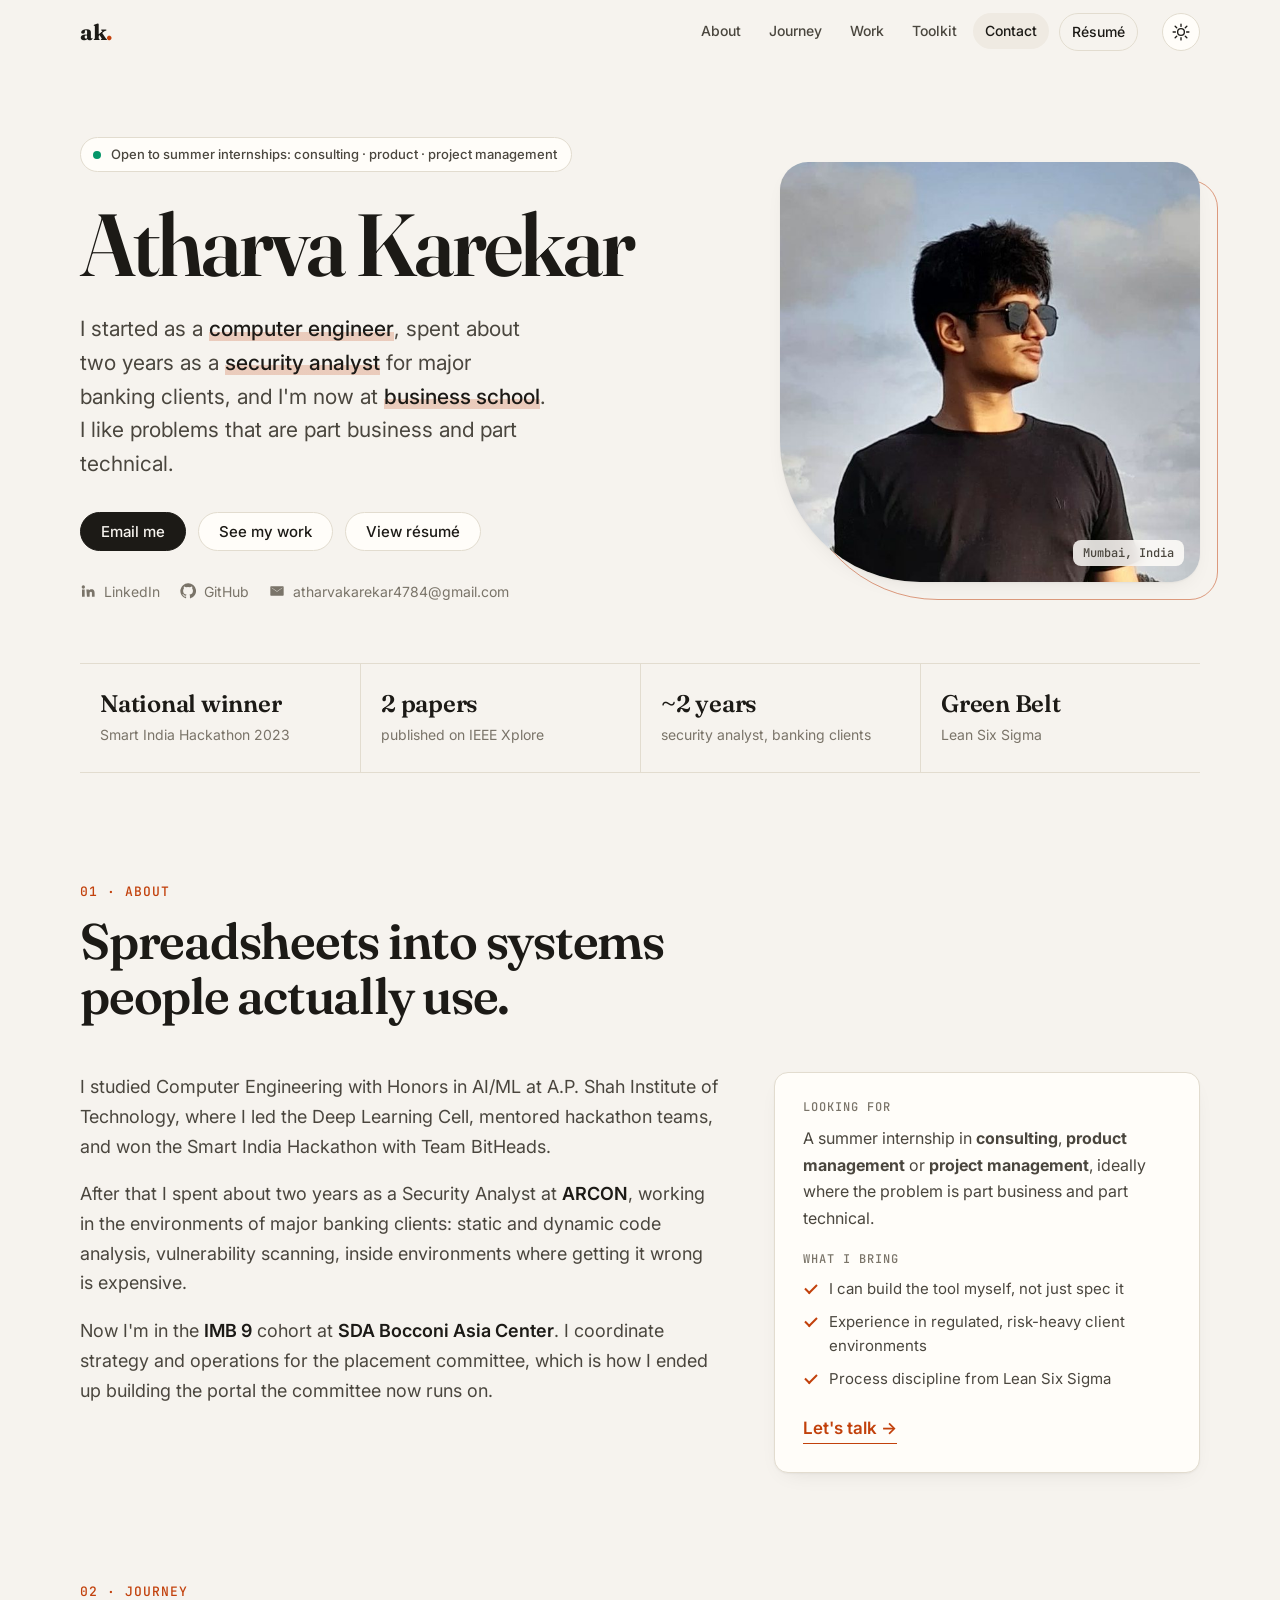
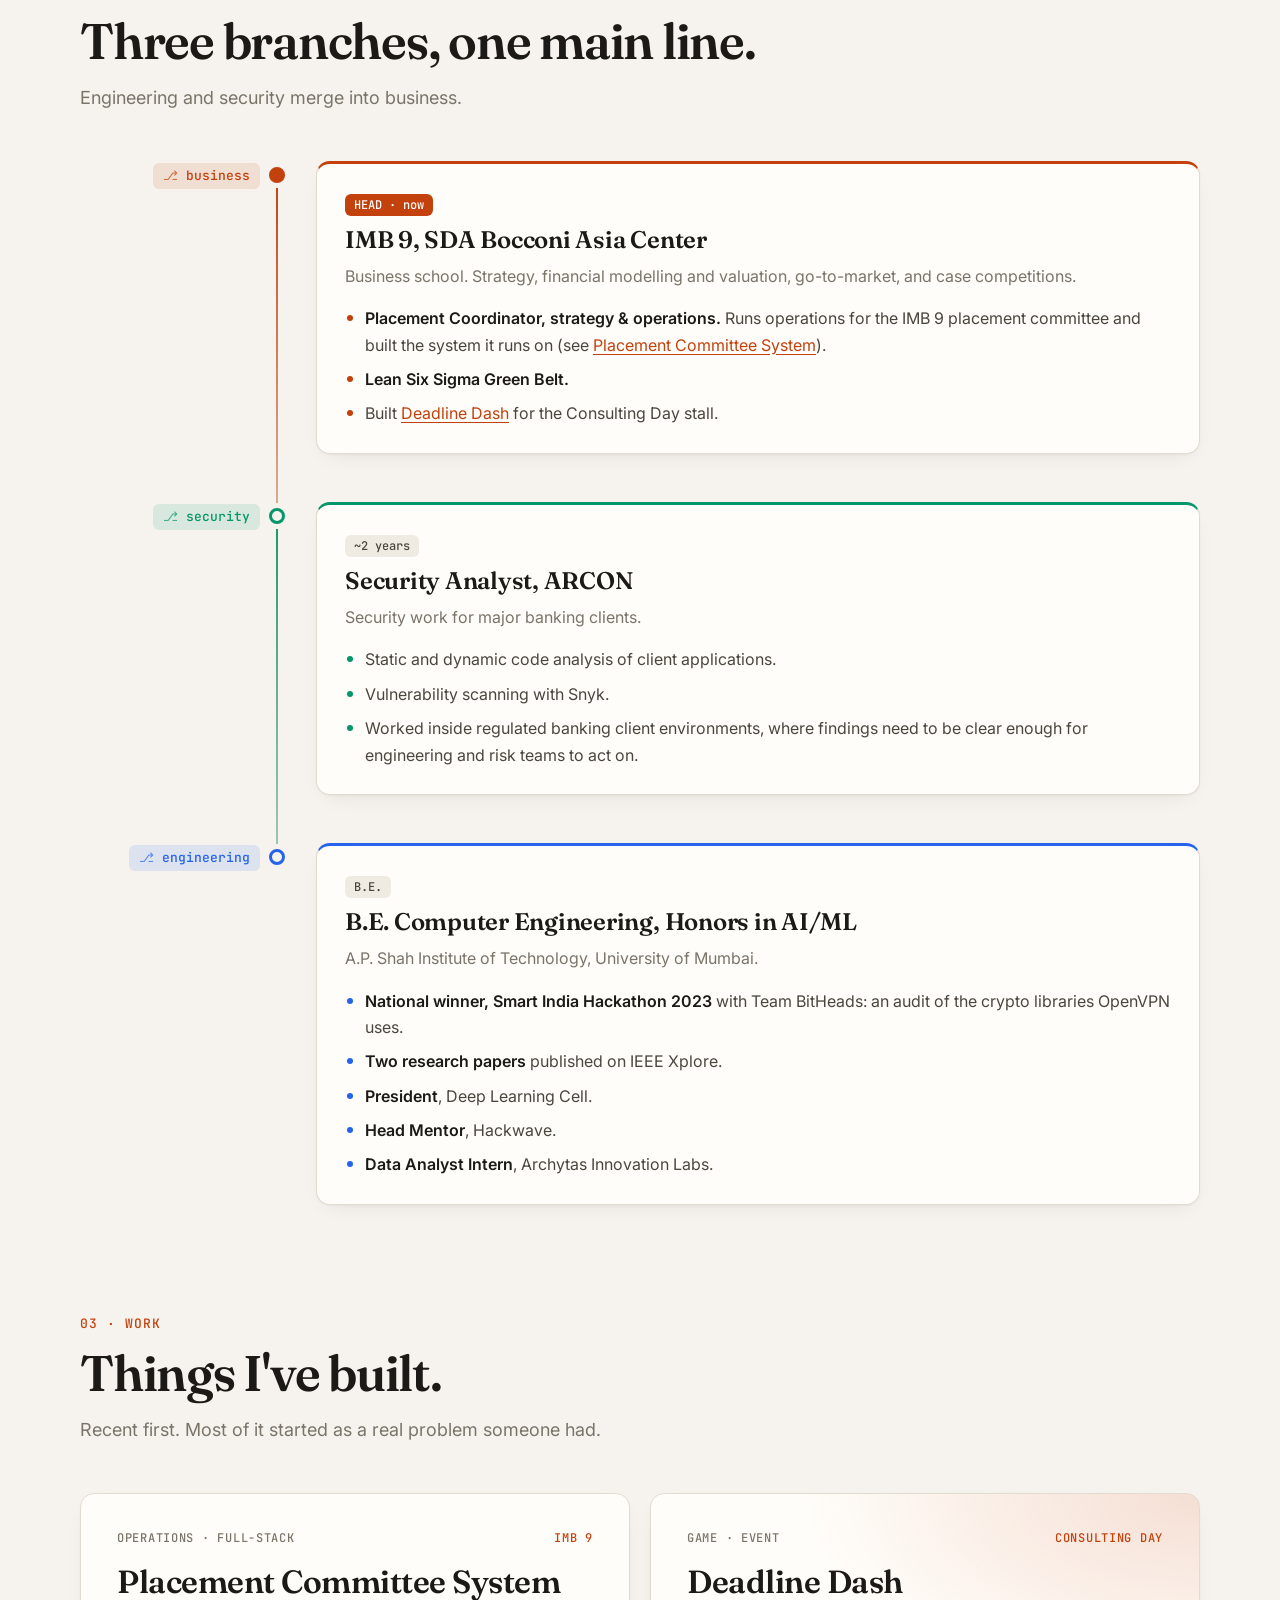
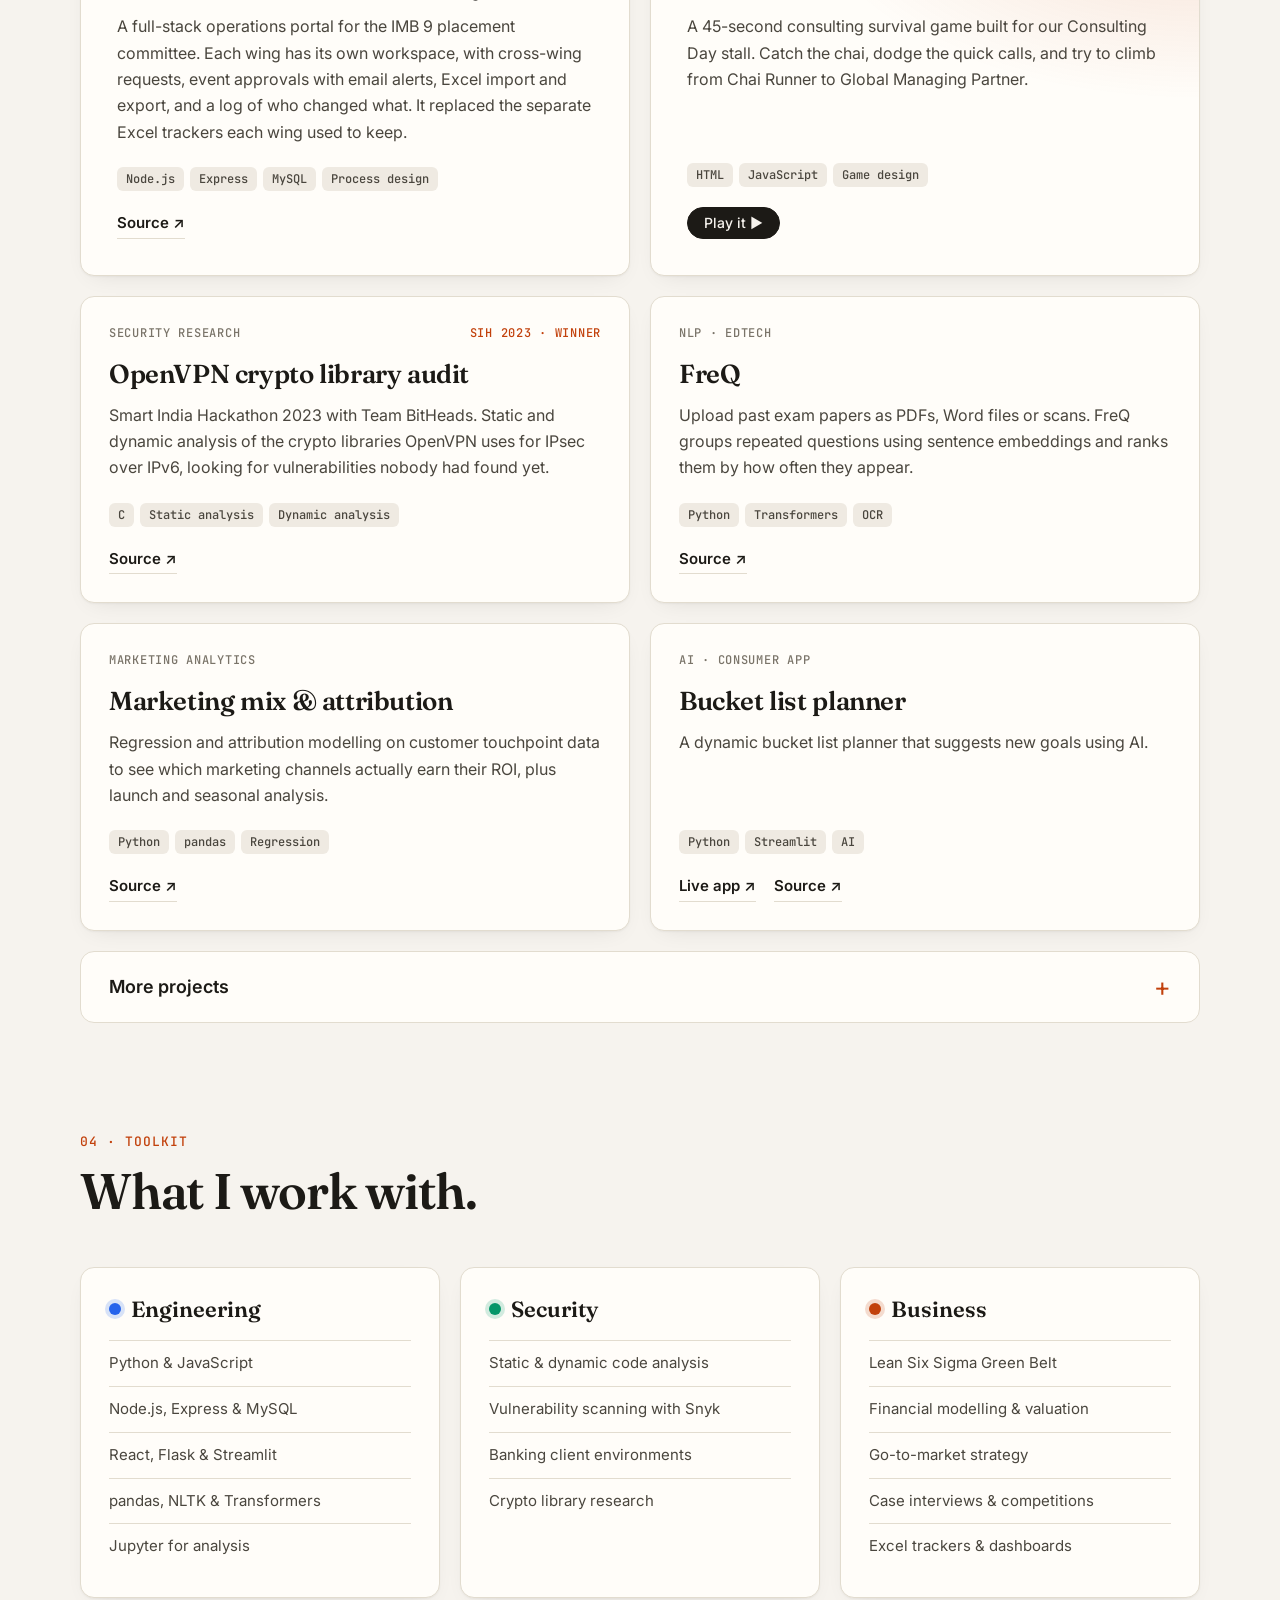
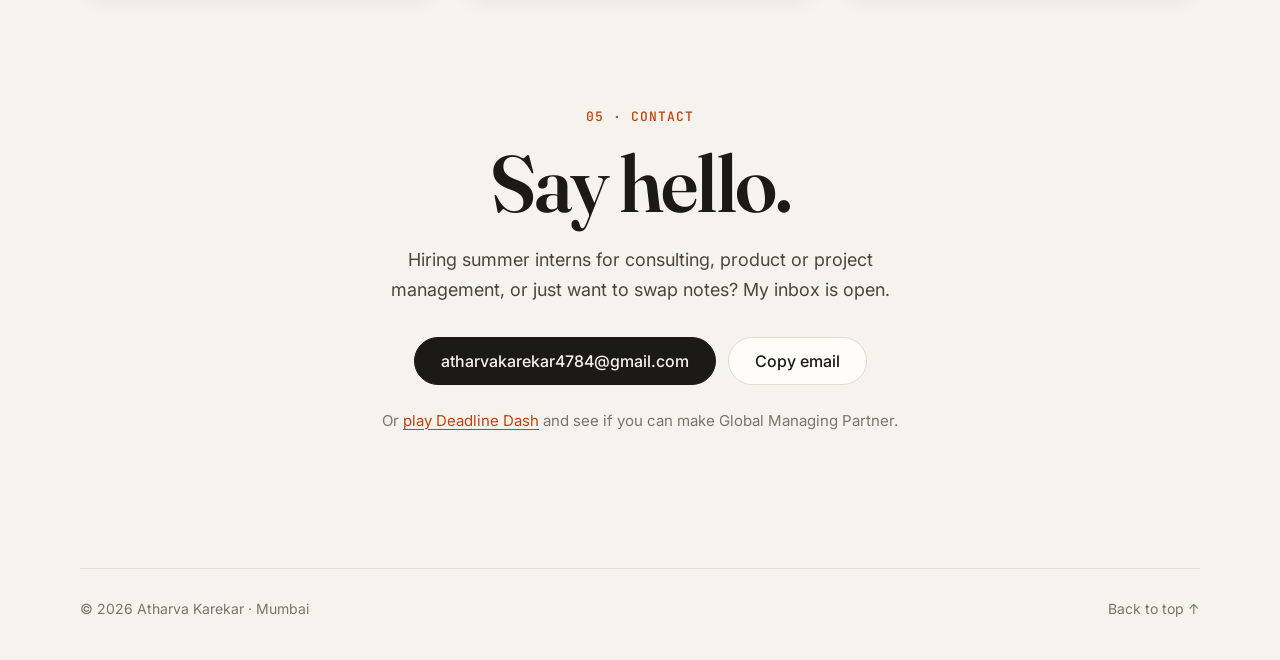
<file: index.html>
<!DOCTYPE html>
<html lang="en">
<head>
  <meta charset="utf-8">
  <meta name="viewport" content="width=device-width, initial-scale=1">
  <title>Atharva Karekar · Engineer, security analyst, now business school</title>
  <meta name="description" content="Atharva Karekar: computer engineer, two years as a security analyst for banking clients at ARCON, now at SDA Bocconi Asia Center. Looking for a summer internship in consulting, product or project management.">
  <meta name="author" content="Atharva Karekar">
  <meta name="theme-color" content="#f6f3ee" media="(prefers-color-scheme: light)">
  <meta name="theme-color" content="#14130f" media="(prefers-color-scheme: dark)">

  <meta property="og:type" content="website">
  <meta property="og:title" content="Atharva Karekar">
  <meta property="og:description" content="Engineer → security analyst → business school. Looking for a summer internship in consulting, product or project management.">
  <meta property="og:url" content="https://atharvakarekar.github.io/portfolio/">
  <meta property="og:image" content="https://atharvakarekar.github.io/portfolio/images/atharva.jpg">
  <meta name="twitter:card" content="summary">

  <link rel="icon" href="favicon.svg" type="image/svg+xml">
  <link rel="preconnect" href="https://fonts.googleapis.com">
  <link rel="preconnect" href="https://fonts.gstatic.com" crossorigin>
  <link href="https://fonts.googleapis.com/css2?family=Fraunces:opsz,wght@9..144,400;9..144,600;9..144,700&family=Inter:wght@400;500;600&family=JetBrains+Mono:wght@400;500&display=swap" rel="stylesheet">
  <link rel="stylesheet" href="css/site.css">
  <script>
    // Apply saved theme before paint to avoid a flash.
    (function () {
      try {
        var t = localStorage.getItem('theme');
        if (t) document.documentElement.setAttribute('data-theme', t);
      } catch (e) {}
    })();
  </script>
</head>
<body>
  <a class="skip" href="#main">Skip to content</a>

  <header class="nav" id="top">
    <div class="wrap nav__inner">
      <a href="#top" class="nav__logo" aria-label="Atharva Karekar, back to top">ak<span>.</span></a>
      <nav aria-label="Primary">
        <ul class="nav__links">
          <li><a href="#about">About</a></li>
          <li><a href="#journey">Journey</a></li>
          <li><a href="#work">Work</a></li>
          <li><a href="#toolkit">Toolkit</a></li>
          <li><a href="#contact">Contact</a></li>
          <li><a href="resume.html" class="nav__cta">Résumé</a></li>
        </ul>
      </nav>
      <button class="theme-toggle" type="button" aria-label="Toggle dark mode">
        <svg class="i-sun" viewBox="0 0 24 24" aria-hidden="true"><circle cx="12" cy="12" r="4.5"/><path d="M12 1.5v3M12 19.5v3M4.2 4.2l2.1 2.1M17.7 17.7l2.1 2.1M1.5 12h3M19.5 12h3M4.2 19.8l2.1-2.1M17.7 6.3l2.1-2.1"/></svg>
        <svg class="i-moon" viewBox="0 0 24 24" aria-hidden="true"><path d="M20.5 14.5A8.5 8.5 0 0 1 9.5 3.5a8.5 8.5 0 1 0 11 11z"/></svg>
      </button>
    </div>
  </header>

  <main id="main">
    <!-- HERO -->
    <section class="hero wrap">
      <div class="hero__text">
        <p class="status"><span class="status__dot"></span>Open to summer internships: consulting · product · project management</p>
        <h1>Atharva Karekar</h1>
        <p class="hero__lede">
          I started as a <em>computer engineer</em>, spent about two years as a
          <em>security analyst</em> for major banking clients, and I'm now at
          <em>business school</em>. I like problems that are part business and part technical.
        </p>
        <div class="hero__cta">
          <a class="btn btn--primary" href="mailto:atharvakarekar4784@gmail.com">Email me</a>
          <a class="btn" href="#work">See my work</a>
          <a class="btn" href="resume.html">View résumé</a>
        </div>
        <ul class="socials" aria-label="Links">
          <li><a href="https://www.linkedin.com/in/atharva-karekar-7a90b8202/" target="_blank" rel="noopener">
            <svg viewBox="0 0 24 24" aria-hidden="true"><path d="M4.98 3.5a2.5 2.5 0 1 1 0 5 2.5 2.5 0 0 1 0-5zM3 9.75h4v11H3zM9.5 9.75h3.8v1.5h.06c.53-1 1.83-2.05 3.77-2.05 4.03 0 4.77 2.65 4.77 6.1v5.45h-4v-4.83c0-1.15-.02-2.63-1.6-2.63-1.6 0-1.85 1.25-1.85 2.55v4.91h-4z"/></svg>LinkedIn</a></li>
          <li><a href="https://github.com/Atharvakarekar" target="_blank" rel="noopener">
            <svg viewBox="0 0 24 24" aria-hidden="true"><path d="M12 .5a11.5 11.5 0 0 0-3.64 22.41c.58.1.79-.25.79-.56v-2c-3.2.7-3.88-1.37-3.88-1.37-.52-1.33-1.28-1.69-1.28-1.69-1.05-.71.08-.7.08-.7 1.16.08 1.77 1.19 1.77 1.19 1.03 1.77 2.7 1.26 3.36.96.1-.75.4-1.26.73-1.55-2.55-.29-5.24-1.28-5.24-5.69 0-1.26.45-2.29 1.19-3.09-.12-.29-.52-1.46.11-3.05 0 0 .97-.31 3.17 1.18a11 11 0 0 1 5.77 0c2.2-1.49 3.17-1.18 3.17-1.18.63 1.59.23 2.76.11 3.05.74.8 1.19 1.83 1.19 3.09 0 4.42-2.7 5.4-5.26 5.68.41.36.78 1.06.78 2.14v3.17c0 .31.21.67.8.56A11.5 11.5 0 0 0 12 .5z"/></svg>GitHub</a></li>
          <li><a href="mailto:atharvakarekar4784@gmail.com">
            <svg viewBox="0 0 24 24" aria-hidden="true"><path d="M3 5h18a1 1 0 0 1 1 1v12a1 1 0 0 1-1 1H3a1 1 0 0 1-1-1V6a1 1 0 0 1 1-1zm9 7.2L4.3 7H4v.6l8 5.4 8-5.4V7h-.3z"/></svg>atharvakarekar4784@gmail.com</a></li>
        </ul>
      </div>
      <figure class="hero__photo">
        <img src="images/atharva.jpg" width="640" height="640" alt="Atharva Karekar at the beach in Mumbai">
        <figcaption>Mumbai, India</figcaption>
      </figure>
    </section>

    <!-- STATS -->
    <section class="stats wrap" aria-label="Highlights">
      <div class="stat"><strong>National winner</strong><span>Smart India Hackathon 2023</span></div>
      <div class="stat"><strong>2 papers</strong><span>published on IEEE Xplore</span></div>
      <div class="stat"><strong>~2 years</strong><span>security analyst, banking clients</span></div>
      <div class="stat"><strong>Green Belt</strong><span>Lean Six Sigma</span></div>
    </section>

    <!-- ABOUT -->
    <section class="section wrap" id="about">
      <header class="section__head">
        <p class="eyebrow">01 · About</p>
        <h2>Spreadsheets into systems people actually use.</h2>
      </header>
      <div class="about">
        <div class="about__body">
          <p>
            I studied Computer Engineering with Honors in AI/ML at A.P. Shah Institute of Technology,
            where I led the Deep Learning Cell, mentored hackathon teams, and won the Smart India Hackathon
            with Team BitHeads.
          </p>
          <p>
            After that I spent about two years as a Security Analyst at <strong>ARCON</strong>, working in
            the environments of major banking clients: static and dynamic code analysis, vulnerability
            scanning, inside environments where getting it wrong is expensive.
          </p>
          <p>
            Now I'm in the <strong>IMB 9</strong> cohort at <strong>SDA Bocconi Asia Center</strong>.
            I coordinate strategy and operations for the placement committee, which is how I ended up
            building the portal the committee now runs on.
          </p>
        </div>
        <aside class="about__card">
          <h3>Looking for</h3>
          <p>A summer internship in <strong>consulting</strong>, <strong>product management</strong> or <strong>project management</strong>, ideally where the problem is part business and part technical.</p>
          <h3>What I bring</h3>
          <ul class="ticks">
            <li>I can build the tool myself, not just spec it</li>
            <li>Experience in regulated, risk-heavy client environments</li>
            <li>Process discipline from Lean Six Sigma</li>
          </ul>
          <a class="link" href="mailto:atharvakarekar4784@gmail.com">Let's talk →</a>
        </aside>
      </div>
    </section>

    <!-- JOURNEY -->
    <section class="section wrap" id="journey">
      <header class="section__head">
        <p class="eyebrow">02 · Journey</p>
        <h2>Three branches, one main line.</h2>
        <p class="section__sub">Engineering and security merge into business.</p>
      </header>

      <ol class="graph">
        <li class="commit" data-lane="business">
          <span class="commit__lane">business</span>
          <div class="commit__body">
            <p class="commit__meta"><span class="tag tag--now">HEAD · now</span></p>
            <h3>IMB 9, SDA Bocconi Asia Center</h3>
            <p>Business school. Strategy, financial modelling and valuation, go-to-market, and case competitions.</p>
            <ul>
              <li><strong>Placement Coordinator, strategy &amp; operations.</strong> Runs operations for the IMB 9 placement committee and built the system it runs on (see <a href="#p-placement">Placement Committee System</a>).</li>
              <li><strong>Lean Six Sigma Green Belt.</strong></li>
              <li>Built <a href="https://atharvakarekar.github.io/Consulting/" target="_blank" rel="noopener">Deadline Dash</a> for the Consulting Day stall.</li>
            </ul>
          </div>
        </li>

        <li class="commit" data-lane="security">
          <span class="commit__lane">security</span>
          <div class="commit__body">
            <p class="commit__meta"><span class="tag">~2 years</span></p>
            <h3>Security Analyst, ARCON</h3>
            <p>Security work for major banking clients.</p>
            <ul>
              <li>Static and dynamic code analysis of client applications.</li>
              <li>Vulnerability scanning with Snyk.</li>
              <li>Worked inside regulated banking client environments, where findings need to be clear enough for engineering and risk teams to act on.</li>
            </ul>
          </div>
        </li>

        <li class="commit" data-lane="engineering">
          <span class="commit__lane">engineering</span>
          <div class="commit__body">
            <p class="commit__meta"><span class="tag">B.E.</span></p>
            <h3>B.E. Computer Engineering, Honors in AI/ML</h3>
            <p>A.P. Shah Institute of Technology, University of Mumbai.</p>
            <ul>
              <li><strong>National winner, Smart India Hackathon 2023</strong> with Team BitHeads: an audit of the crypto libraries OpenVPN uses.</li>
              <li><strong>Two research papers</strong> published on IEEE Xplore.</li>
              <li><strong>President</strong>, Deep Learning Cell.</li>
              <li><strong>Head Mentor</strong>, Hackwave.</li>
              <li><strong>Data Analyst Intern</strong>, Archytas Innovation Labs.</li>
            </ul>
          </div>
        </li>
      </ol>
    </section>

    <!-- WORK -->
    <section class="section wrap" id="work">
      <header class="section__head">
        <p class="eyebrow">03 · Work</p>
        <h2>Things I've built.</h2>
        <p class="section__sub">Recent first. Most of it started as a real problem someone had.</p>
      </header>

      <div class="projects">
        <article class="project project--feature" id="p-placement">
          <div class="project__top">
            <span class="project__kind">Operations · Full-stack</span>
            <span class="project__year">IMB 9</span>
          </div>
          <h3>Placement Committee System</h3>
          <p>A full-stack operations portal for the IMB 9 placement committee. Each wing has its own workspace, with cross-wing requests, event approvals with email alerts, Excel import and export, and a log of who changed what. It replaced the separate Excel trackers each wing used to keep.</p>
          <ul class="chips"><li>Node.js</li><li>Express</li><li>MySQL</li><li>Process design</li></ul>
          <div class="project__links">
            <a href="https://github.com/Atharvakarekar/Placement" target="_blank" rel="noopener">Source ↗</a>
          </div>
        </article>

        <article class="project project--feature project--game">
          <div class="project__top">
            <span class="project__kind">Game · Event</span>
            <span class="project__year">Consulting Day</span>
          </div>
          <h3>Deadline Dash</h3>
          <p>A 45-second consulting survival game built for our Consulting Day stall. Catch the chai, dodge the quick calls, and try to climb from Chai Runner to Global Managing Partner.</p>
          <ul class="chips"><li>HTML</li><li>JavaScript</li><li>Game design</li></ul>
          <div class="project__links">
            <a class="btn btn--primary btn--sm" href="https://atharvakarekar.github.io/Consulting/" target="_blank" rel="noopener">Play it ▶</a>
          </div>
        </article>

        <article class="project">
          <div class="project__top">
            <span class="project__kind">Security research</span>
            <span class="project__year">SIH 2023 · Winner</span>
          </div>
          <h3>OpenVPN crypto library audit</h3>
          <p>Smart India Hackathon 2023 with Team BitHeads. Static and dynamic analysis of the crypto libraries OpenVPN uses for IPsec over IPv6, looking for vulnerabilities nobody had found yet.</p>
          <ul class="chips"><li>C</li><li>Static analysis</li><li>Dynamic analysis</li></ul>
          <div class="project__links">
            <a href="https://github.com/Atharvakarekar/Investigation-of-vulnerabilities-in-implementation-of-crypto-library." target="_blank" rel="noopener">Source ↗</a>
          </div>
        </article>

        <article class="project">
          <div class="project__top">
            <span class="project__kind">NLP · EdTech</span>
          </div>
          <h3>FreQ</h3>
          <p>Upload past exam papers as PDFs, Word files or scans. FreQ groups repeated questions using sentence embeddings and ranks them by how often they appear.</p>
          <ul class="chips"><li>Python</li><li>Transformers</li><li>OCR</li></ul>
          <div class="project__links">
            <a href="https://github.com/Atharvakarekar/FreQ" target="_blank" rel="noopener">Source ↗</a>
          </div>
        </article>

        <article class="project">
          <div class="project__top">
            <span class="project__kind">Marketing analytics</span>
          </div>
          <h3>Marketing mix &amp; attribution</h3>
          <p>Regression and attribution modelling on customer touchpoint data to see which marketing channels actually earn their ROI, plus launch and seasonal analysis.</p>
          <ul class="chips"><li>Python</li><li>pandas</li><li>Regression</li></ul>
          <div class="project__links">
            <a href="https://github.com/Atharvakarekar/Integrated-Marketing-Optimization-and-Performance-Enhancement" target="_blank" rel="noopener">Source ↗</a>
          </div>
        </article>

        <article class="project">
          <div class="project__top">
            <span class="project__kind">AI · Consumer app</span>
          </div>
          <h3>Bucket list planner</h3>
          <p>A dynamic bucket list planner that suggests new goals using AI.</p>
          <ul class="chips"><li>Python</li><li>Streamlit</li><li>AI</li></ul>
          <div class="project__links">
            <a href="https://h8ckbfmskzjunm2crdqh7r.streamlit.app" target="_blank" rel="noopener">Live app ↗</a>
            <a href="https://github.com/Atharvakarekar/Bucketlist" target="_blank" rel="noopener">Source ↗</a>
          </div>
        </article>
      </div>

      <details class="more">
        <summary>More projects <span aria-hidden="true">+</span></summary>
        <ul class="more__list">
          <li><a href="https://github.com/Atharvakarekar/Atharva-Karekar-TA-News-Article-Deduplication" target="_blank" rel="noopener">News article deduplication</a><span>Near-duplicate detection with MinHash</span></li>
          <li><a href="https://github.com/Atharvakarekar/BreatheAir" target="_blank" rel="noopener">BreatheAir</a><span>Predicting Mumbai's air quality</span></li>
          <li><a href="https://github.com/Atharvakarekar/Neural-Style-Transfer-" target="_blank" rel="noopener">Neural style transfer</a><span>With a Streamlit front end</span></li>
          <li><a href="https://github.com/Atharvakarekar/Geeta-bot" target="_blank" rel="noopener">Geeta bot</a><span>A chatbot that answers questions on life and philosophy from the Bhagavad Gita</span></li>
          <li><a href="https://github.com/Atharvakarekar/SOM" target="_blank" rel="noopener">Self-organizing maps</a><span>Unsupervised clustering and visualisation</span></li>
          <li><a href="https://github.com/Atharvakarekar/covid-19" target="_blank" rel="noopener">COVID-19 dashboard</a><span>Cloud computing project hosted on AWS</span></li>
          <li><a href="https://github.com/Atharvakarekar/Reinforcement-Learning-with-OpenAI-Gym" target="_blank" rel="noopener">Reinforcement learning with OpenAI Gym</a><span>Training agents in Gym environments</span></li>
          <li><a href="https://github.com/Atharvakarekar/SleepPatterns-Productivity-Insights" target="_blank" rel="noopener">Sleep patterns &amp; productivity</a><span>Exploratory data analysis</span></li>
        </ul>
        <a class="link" href="https://github.com/Atharvakarekar?tab=repositories" target="_blank" rel="noopener">All repositories on GitHub →</a>
      </details>
    </section>

    <!-- TOOLKIT -->
    <section class="section wrap" id="toolkit">
      <header class="section__head">
        <p class="eyebrow">04 · Toolkit</p>
        <h2>What I work with.</h2>
      </header>
      <div class="toolkit">
        <div class="kit" data-lane="engineering">
          <h3><span class="dot"></span>Engineering</h3>
          <ul>
            <li>Python &amp; JavaScript</li>
            <li>Node.js, Express &amp; MySQL</li>
            <li>React, Flask &amp; Streamlit</li>
            <li>pandas, NLTK &amp; Transformers</li>
            <li>Jupyter for analysis</li>
          </ul>
        </div>
        <div class="kit" data-lane="security">
          <h3><span class="dot"></span>Security</h3>
          <ul>
            <li>Static &amp; dynamic code analysis</li>
            <li>Vulnerability scanning with Snyk</li>
            <li>Banking client environments</li>
            <li>Crypto library research</li>
          </ul>
        </div>
        <div class="kit" data-lane="business">
          <h3><span class="dot"></span>Business</h3>
          <ul>
            <li>Lean Six Sigma Green Belt</li>
            <li>Financial modelling &amp; valuation</li>
            <li>Go-to-market strategy</li>
            <li>Case interviews &amp; competitions</li>
            <li>Excel trackers &amp; dashboards</li>
          </ul>
        </div>
      </div>
    </section>

    <!-- CONTACT -->
    <section class="section wrap contact" id="contact">
      <p class="eyebrow">05 · Contact</p>
      <h2>Say hello.</h2>
      <p class="contact__lede">Hiring summer interns for consulting, product or project management, or just want to swap notes? My inbox is open.</p>
      <div class="contact__actions">
        <a class="btn btn--primary btn--lg" href="mailto:atharvakarekar4784@gmail.com">atharvakarekar4784@gmail.com</a>
        <button class="btn btn--lg copy" type="button" data-copy="atharvakarekar4784@gmail.com">Copy email</button>
      </div>
      <p class="contact__aside">Or <a href="https://atharvakarekar.github.io/Consulting/" target="_blank" rel="noopener">play Deadline Dash</a> and see if you can make Global Managing Partner.</p>
    </section>
  </main>

  <footer class="footer wrap">
    <p>© <span id="year">2026</span> Atharva Karekar · Mumbai</p>
    <p><a href="#top">Back to top ↑</a></p>
  </footer>

  <script src="js/site.js" defer></script>
</body>
</html>
</file>
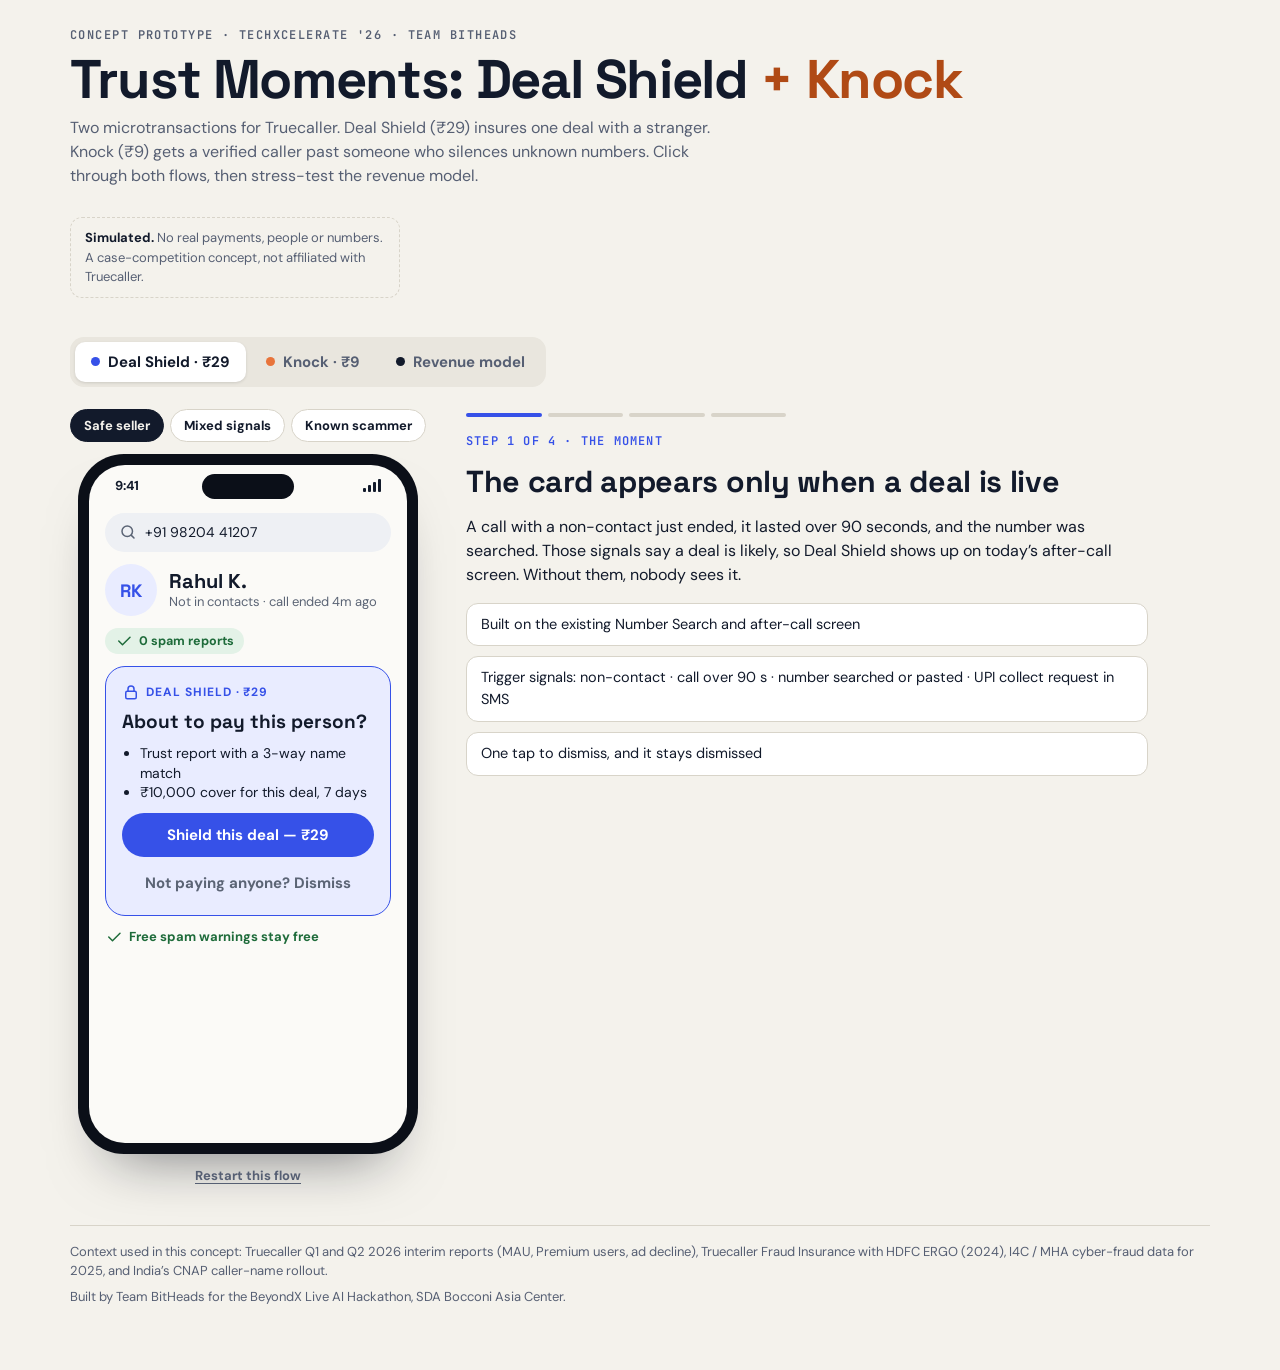
<file: trust-moments/index.html>
<!doctype html><html lang="en"><head><meta charset=utf8><meta name=viewport content="width=device-width,initial-scale=1,viewport-fit=cover"><style>:root{color-scheme:light;box-sizing:border-box;padding-top:env(safe-area-inset-top,0px);padding-bottom:env(safe-area-inset-bottom,0px)}html{scroll-padding-top:env(safe-area-inset-top,0px)}body{margin:0;padding:0;font:14px -apple-system,BlinkMacSystemFont,sans-serif;background:#fff;color:#000}img{max-width:100%}[hidden]:not([hidden=until-found i]){display:none!important}</style>
<title>Trust Moments: Deal Shield + Knock · Truecaller case prototype</title>
<meta name="description" content="Clickable concept prototype of two Truecaller microtransactions, Deal Shield (₹29) and Knock (₹9), with a live revenue model. Team BitHeads, TechXcelerate '26, SDA Bocconi Asia Center.">
<meta property="og:type" content="website">
<meta property="og:title" content="Trust Moments: Deal Shield + Knock">
<meta property="og:description" content="Clickable concept prototype for the Truecaller case at TechXcelerate '26: ₹29 to insure a deal with a stranger, ₹9 to reach people who silence unknown callers.">
<meta property="og:url" content="https://atharvakarekar.github.io/portfolio/trust-moments/">
<meta property="og:image" content="https://atharvakarekar.github.io/portfolio/trust-moments/preview.png">
<meta property="og:image:width" content="1200">
<meta property="og:image:height" content="630">
<meta name="twitter:card" content="summary_large_image">
<link rel="icon" href="../favicon.svg">
<link rel="preconnect" href="https://fonts.googleapis.com">
<link rel="preconnect" href="https://fonts.gstatic.com" crossorigin>
<link rel="stylesheet" href="https://fonts.googleapis.com/css2?family=DM+Sans:wght@400;500;700&family=JetBrains+Mono:wght@500;600&family=Space+Grotesk:wght@500;700&display=swap">
</head><body>
<style>
:root{
  --bg:#F4F2EC; --surface:#FFFFFF; --surface-2:#E9E6DE; --ink:#121A2B; --muted:#565F73; --line:#D8D4C9;
  --shield:#3651E8; --shield-soft:#E5E9FF; --knock:#B04A15; --knock-fill:#E8743B; --knock-soft:#FBE4D6;
  --ok:#1E6B3A; --warn:#8A5A00; --bad:#B42318; --focus:#3651E8;
  --bezel:#0B0F18; --ph-bg:#FBFAF7; --ph-card:#FFFFFF; --ph-fill:#EEF0F4; --ph-ink:#121A2B; --ph-muted:#5B6475; --ph-line:#E3E1DA; --ph-on:#FFFFFF;
  --ph-shield:#3651E8; --ph-shield-soft:#E9ECFF; --ph-knock:#E8743B; --ph-knock-ink:#A8461A; --ph-knock-soft:#FCE7DA;
  --ph-ok:#1E6B3A; --ph-ok-soft:#E3F2E7; --ph-warn:#8A5A00; --ph-warn-soft:#FDF0D2; --ph-bad:#B42318; --ph-bad-soft:#FDE4E1; --scrim:rgba(11,15,24,.48);
  --display:'Space Grotesk', Arial, sans-serif; --body:'DM Sans', system-ui, -apple-system, 'Segoe UI', sans-serif; --mono:'JetBrains Mono', ui-monospace, Menlo, monospace;
  color-scheme:light;
}
@media (prefers-color-scheme: dark){
  :root:not([data-theme="light"]){
    --bg:#0D131F; --surface:#151D2C; --surface-2:#1D2637; --ink:#EDF0F6; --muted:#A3ACBF; --line:#2A3448;
    --shield:#93A5FF; --shield-soft:#1C2550; --knock:#F29B62; --knock-fill:#E8743B; --knock-soft:#3A2416;
    --ok:#73D394; --warn:#F2C35F; --bad:#FF8A80; --focus:#93A5FF; color-scheme:dark;
  }
}
:root[data-theme="dark"]{
  --bg:#0D131F; --surface:#151D2C; --surface-2:#1D2637; --ink:#EDF0F6; --muted:#A3ACBF; --line:#2A3448;
  --shield:#93A5FF; --shield-soft:#1C2550; --knock:#F29B62; --knock-fill:#E8743B; --knock-soft:#3A2416;
  --ok:#73D394; --warn:#F2C35F; --bad:#FF8A80; --focus:#93A5FF; color-scheme:dark;
}
*{box-sizing:border-box}
body{background:var(--bg);color:var(--ink);font-family:var(--body);font-size:16px;line-height:1.5}
button{font-family:inherit}
:focus-visible{outline:3px solid var(--focus);outline-offset:2px}
.wrap{max-width:1180px;margin:0 auto;padding-inline:20px;padding-block:28px 64px}
.top{display:flex;flex-wrap:wrap;justify-content:space-between;gap:16px 32px;align-items:flex-end}
.eyebrow{font:600 12px/1.3 var(--mono);letter-spacing:.12em;text-transform:uppercase;color:var(--muted)}
h1{font-family:var(--display);font-weight:700;font-size:clamp(2.1rem,5.2vw,3.4rem);line-height:1;letter-spacing:-.025em;margin:8px 0 10px;text-wrap:balance}
h1 .k{color:var(--knock)}
.lede{max-width:60ch;color:var(--muted);margin:0}
.disc{font-size:13px;color:var(--muted);border:1px dashed var(--line);border-radius:12px;padding:10px 14px;max-width:330px}
.disc b{color:var(--ink)}
.tabs{display:flex;gap:4px;background:var(--surface-2);padding:5px;border-radius:14px;width:fit-content;max-width:100%;overflow-x:auto;margin-block:26px 22px}
.tab{appearance:none;border:0;background:transparent;color:var(--muted);font-weight:700;font-size:15px;padding:10px 16px;border-radius:10px;cursor:pointer;white-space:nowrap;display:flex;gap:8px;align-items:center}
.tab[aria-selected="true"]{background:var(--surface);color:var(--ink);box-shadow:0 1px 3px rgba(0,0,0,.12)}
.tab .dot{width:9px;height:9px;border-radius:50%}
.stage{display:flex;flex-wrap:wrap;gap:32px 40px;align-items:flex-start}
.devices{display:flex;flex-wrap:wrap;gap:24px;justify-content:center}
.devcol{display:flex;flex-direction:column;gap:12px;align-items:center;max-width:100%}
.devlabel{font:600 12px var(--mono);letter-spacing:.1em;text-transform:uppercase;color:var(--muted)}
.narr{flex:1 1 320px;min-width:0;display:flex;flex-direction:column;gap:16px;padding-top:4px}
.progress{display:flex;gap:6px;max-width:320px}
.progress span{height:4px;flex:1;border-radius:2px;background:var(--line)}
.steptag{font:600 12px var(--mono);letter-spacing:.1em;text-transform:uppercase}
.narr h2{font-family:var(--display);font-size:clamp(1.5rem,3vw,1.9rem);line-height:1.12;letter-spacing:-.01em;margin:0;text-wrap:balance}
.narr p{margin:0;max-width:62ch}
.facts{list-style:none;margin:0;padding:0;display:grid;gap:10px;max-width:62ch}
.facts li{padding:10px 14px;background:var(--surface);border:1px solid var(--line);border-radius:12px;font-size:14.5px}
.seg{display:flex;flex-wrap:wrap;gap:6px;justify-content:center}
.seg button{border:1px solid var(--line);background:var(--surface);color:var(--ink);border-radius:999px;padding:7px 13px;font-weight:700;font-size:13px;cursor:pointer}
.seg button[aria-pressed="true"]{background:var(--ink);color:var(--bg);border-color:var(--ink)}
.restart{border:0;background:transparent;color:var(--muted);font-weight:700;font-size:13px;cursor:pointer;text-decoration:underline;text-underline-offset:3px}
.box{background:var(--surface);border:1px solid var(--line);border-radius:16px;padding:16px 18px;display:flex;flex-direction:column;gap:10px;max-width:62ch}
.box h3{margin:0;font-family:var(--display);font-size:18px}
.box .num{font:700 26px var(--display);font-variant-numeric:tabular-nums;color:var(--knock)}
input[type=range]{width:100%;accent-color:var(--knock-fill)}
.phone{width:340px;max-width:100%;height:700px;background:var(--bezel);border-radius:46px;padding:11px;box-shadow:0 34px 60px -34px rgba(8,12,24,.55);flex:none}
.screen{position:relative;height:100%;background:var(--ph-bg);color:var(--ph-ink);border-radius:36px;overflow:hidden;display:flex;flex-direction:column;font-size:15px;line-height:1.4}
.notch{position:absolute;top:9px;left:50%;transform:translateX(-50%);width:92px;height:25px;background:var(--bezel);border-radius:20px;z-index:3}
.sbar{display:flex;justify-content:space-between;align-items:center;padding:12px 26px 6px;font-weight:700;font-size:13px}
.sig-bars{display:flex;gap:2px;align-items:flex-end}
.sig-bars i{display:block;width:3px;background:var(--ph-ink);border-radius:1px}
.view{flex:1;overflow-y:auto;padding:12px 16px 18px;display:flex;flex-direction:column;gap:12px}
.ic{width:18px;height:18px;flex:none}
.ph-search{display:flex;gap:8px;align-items:center;background:var(--ph-fill);border-radius:999px;padding:10px 14px;color:var(--ph-muted);font-size:14px}
.ph-search span{color:var(--ph-ink);font-variant-numeric:tabular-nums}
.who{display:flex;gap:12px;align-items:center}
.av{width:52px;height:52px;border-radius:50%;display:grid;place-items:center;font:700 18px var(--display);flex:none}
.av.lg{width:84px;height:84px;font-size:28px}
.who b,.title{font-family:var(--display);font-size:20px;line-height:1.15;display:block}
.small{font-size:13px;color:var(--ph-muted)}
.tag{display:inline-flex;gap:6px;align-items:center;font-size:12.5px;font-weight:700;padding:4px 10px;border-radius:999px;width:fit-content}
.ok-t{background:var(--ph-ok-soft);color:var(--ph-ok)} .warn-t{background:var(--ph-warn-soft);color:var(--ph-warn)} .bad-t{background:var(--ph-bad-soft);color:var(--ph-bad)}
.pcard{border-radius:20px;padding:16px;display:flex;flex-direction:column;gap:10px;background:var(--ph-card);border:1px solid var(--ph-line)}
.pcard.shield{background:var(--ph-shield-soft);border:1.5px solid var(--ph-shield)}
.pcard.bad{background:var(--ph-bad-soft);border:1.5px solid var(--ph-bad)}
.pcard.knock{background:var(--ph-knock-soft);border:1.5px solid var(--ph-knock)}
.label{font-size:12px;font-weight:700;letter-spacing:.08em;text-transform:uppercase;display:flex;gap:6px;align-items:center}
.pcard h4{margin:0;font-family:var(--display);font-size:19px;line-height:1.2}
.pcard ul{margin:0;padding-left:18px;font-size:14px}
.btn{appearance:none;border:0;cursor:pointer;font-weight:700;font-size:15px;border-radius:999px;padding:12px 16px;width:100%;text-align:center}
.btn.shield{background:var(--ph-shield);color:var(--ph-on)}
.btn.knock{background:var(--ph-knock);color:var(--ph-ink)}
.btn.dark{background:var(--ph-ink);color:var(--ph-bg)}
.btn.soft{background:var(--ph-fill);color:var(--ph-ink)}
.btn.ghost{background:transparent;color:var(--ph-muted);padding:6px}
.btn.bad{background:var(--ph-bad);color:var(--ph-on)}
.okline{display:flex;gap:6px;align-items:center;font-size:13px;color:var(--ph-ok);font-weight:700}
.bar-h{display:flex;align-items:center;gap:8px}
.back{appearance:none;border:0;background:var(--ph-fill);border-radius:50%;width:34px;height:34px;display:grid;place-items:center;cursor:pointer;color:var(--ph-ink)}
.verdict{display:flex;gap:10px;align-items:center;border-radius:16px;padding:12px 14px;font-weight:700}
.verdict .vbig{font:700 22px var(--display)}
.sigl{display:flex;flex-direction:column}
.sg{display:grid;grid-template-columns:22px 1fr;gap:8px;padding:9px 0;border-top:1px solid var(--ph-line);animation:sgin .4s ease both;animation-delay:calc(var(--i) * 170ms)}
.sg .k{font-weight:700;font-size:14px}
.sg .v{font-size:13px;color:var(--ph-muted)}
@keyframes sgin{from{opacity:.2;transform:translateY(4px)}}
.ok-c{color:var(--ph-ok)} .warn-c{color:var(--ph-warn)} .bad-c{color:var(--ph-bad)}
.valrow{display:flex;justify-content:space-between;align-items:baseline;font-size:14px}
.valrow b{font:700 18px var(--display);font-variant-numeric:tabular-nums}
.screen input[type=range]{accent-color:var(--ph-shield)}
.sheetwrap{position:absolute;inset:0;background:var(--scrim);display:flex;align-items:flex-end;z-index:4}
.sheet{background:var(--ph-bg);width:100%;border-radius:26px 26px 0 0;padding:20px 18px 24px;display:flex;flex-direction:column;gap:10px;animation:up .28s ease both}
@keyframes up{from{transform:translateY(40%)}}
.row{display:flex;justify-content:space-between;gap:10px;font-size:14px;border-bottom:1px solid var(--ph-line);padding:8px 0}
.row span:first-child{color:var(--ph-muted)}
.row span:last-child{font-weight:700;text-align:right}
.demo{font-size:12px;text-align:center;color:var(--ph-muted)}
.cert{background:var(--ph-ink);color:var(--ph-bg);border-radius:20px;padding:16px;display:flex;flex-direction:column;gap:8px}
.cert .id{font:600 13px var(--mono);letter-spacing:.06em;opacity:.8}
.cert .row{border-color:rgba(255,255,255,.14)}
.cert .row span:first-child{color:inherit;opacity:.7}
.big-ok{width:64px;height:64px;border-radius:50%;display:grid;place-items:center;background:var(--ph-ok-soft);color:var(--ph-ok);align-self:center}
.big-ok .ic{width:32px;height:32px}
.center{text-align:center;align-items:center}
.chips{display:flex;flex-wrap:wrap;gap:6px}
.chip{border:1px solid var(--ph-line);background:var(--ph-card);color:var(--ph-ink);border-radius:999px;padding:6px 12px;font-weight:700;font-size:13px;cursor:pointer}
.chip[aria-pressed="true"]{background:var(--ph-knock);border-color:var(--ph-knock);color:var(--ph-ink)}
textarea{width:100%;border:1px solid var(--ph-line);border-radius:14px;padding:10px 12px;font:15px var(--body);color:var(--ph-ink);background:var(--ph-card);resize:none}
.toggle{display:flex;justify-content:space-between;align-items:center;gap:12px;font-size:14px;padding:10px 0;border-top:1px solid var(--ph-line)}
.toggle input{width:20px;height:20px;accent-color:var(--ph-knock)}
.toggle.off{opacity:.55}
.pricebar{display:flex;justify-content:space-between;align-items:baseline;font-size:14px}
.pricebar b{font:700 24px var(--display)}
.ringwrap{position:relative;width:150px;height:150px;display:grid;place-items:center;align-self:center;margin-block:12px}
.ringwrap::before,.ringwrap::after{content:"";position:absolute;inset:0;border-radius:50%;border:2px solid var(--ph-knock);animation:pulse 1.6s ease-out infinite}
.ringwrap::after{animation-delay:.8s}
@keyframes pulse{from{transform:scale(.6);opacity:.9}to{transform:scale(1.15);opacity:0}}
.ringwrap.still::before,.ringwrap.still::after{animation:none;opacity:0}
.notif{background:var(--ph-card);border:1px solid var(--ph-line);border-radius:18px;padding:12px 14px;display:flex;gap:10px;align-items:flex-start;cursor:pointer;text-align:left;width:100%;color:var(--ph-ink);animation:drop .35s ease both}
.notif.urgent{border:2px solid var(--ph-knock);animation:drop .35s ease both,shake 1.2s ease .4s 2}
@keyframes drop{from{transform:translateY(-16px);opacity:.2}}
@keyframes shake{0%,100%{transform:none}20%{transform:rotate(-1.5deg)}40%{transform:rotate(1.5deg)}60%{transform:rotate(-1deg)}80%{transform:rotate(1deg)}}
.lock{font:700 54px/1 var(--display);text-align:center;letter-spacing:-.02em;margin-top:8px}
.statusline{display:flex;gap:8px;align-items:center;font-size:14px;font-weight:700;padding:10px 12px;border-radius:12px;background:var(--ph-fill)}
.count{font:600 22px var(--mono);font-variant-numeric:tabular-nums;text-align:center}
.rev{display:grid;grid-template-columns:minmax(0,1fr) minmax(0,440px);gap:28px;align-items:start}
fieldset{border:1px solid var(--line);border-radius:16px;padding:12px 18px 14px;margin:0 0 16px;background:var(--surface);min-width:0}
legend{font:700 15px var(--display);padding:0 6px;display:flex;gap:8px;align-items:center}
.field{display:grid;grid-template-columns:1fr auto;gap:2px 12px;align-items:center;padding:8px 0;border-top:1px solid var(--line)}
.field:first-of-type{border-top:0}
.field label{font-size:14.5px}
.field output{font:600 14px var(--mono);font-variant-numeric:tabular-nums}
.field input{grid-column:1/-1}
.field small{grid-column:1/-1;color:var(--muted);font-size:12.5px}
.f-shield input{accent-color:var(--shield)}
.results{position:sticky;top:calc(env(safe-area-inset-top, 0px) + 12px);background:var(--surface);border:1px solid var(--line);border-radius:20px;padding:20px;display:flex;flex-direction:column;gap:16px}
.big{font-family:var(--display);font-size:clamp(2.4rem,6vw,3.5rem);font-weight:700;letter-spacing:-.025em;line-height:1;font-variant-numeric:tabular-nums}
.sub{color:var(--muted);font-size:14px}
.split{display:flex;height:14px;border-radius:7px;overflow:hidden;background:var(--surface-2)}
.split .a{background:var(--shield)} .split .b{background:var(--knock-fill)}
.kv{display:grid;grid-template-columns:1fr auto;gap:8px 12px;font-size:14.5px}
.kv b{font-variant-numeric:tabular-nums;text-align:right}
.sw{display:inline-block;width:10px;height:10px;border-radius:3px;margin-right:6px;vertical-align:baseline}
.lines{font:12.5px/1.7 var(--mono);color:var(--muted);overflow-x:auto;white-space:nowrap;background:var(--surface-2);border-radius:12px;padding:10px 12px}
.presets{display:flex;flex-wrap:wrap;gap:6px;margin-bottom:16px}
.foot{margin-top:40px;padding-top:16px;border-top:1px solid var(--line);font-size:13px;color:var(--muted);display:flex;flex-direction:column;gap:6px}
.foot a{color:inherit}
@media (max-width:860px){.rev{grid-template-columns:1fr}.results{position:static}}
@media (prefers-reduced-motion: reduce){*{animation:none!important;transition:none!important}}
</style>

<div class="wrap">
  <header class="top">
    <div>
      <div class="eyebrow">Concept prototype · TechXcelerate '26 · Team BitHeads</div>
      <h1>Trust Moments: Deal Shield <span class="k">+ Knock</span></h1>
      <p class="lede">Two microtransactions for Truecaller. Deal Shield (₹29) insures one deal with a stranger. Knock (₹9) gets a verified caller past someone who silences unknown numbers. Click through both flows, then stress-test the revenue model.</p>
    </div>
    <p class="disc"><b>Simulated.</b> No real payments, people or numbers. A case-competition concept, not affiliated with Truecaller.</p>
  </header>

  <div class="tabs" role="tablist" aria-label="Prototype sections">
    <button class="tab" role="tab" id="tab-deal" aria-controls="p-deal" aria-selected="true" data-tab="deal"><span class="dot" style="background:var(--shield)"></span>Deal Shield · ₹29</button>
    <button class="tab" role="tab" id="tab-knock" aria-controls="p-knock" aria-selected="false" data-tab="knock"><span class="dot" style="background:var(--knock-fill)"></span>Knock · ₹9</button>
    <button class="tab" role="tab" id="tab-revenue" aria-controls="p-revenue" aria-selected="false" data-tab="revenue"><span class="dot" style="background:var(--ink)"></span>Revenue model</button>
  </div>

  <section id="p-deal" role="tabpanel" aria-labelledby="tab-deal">
    <div class="stage">
      <div class="devcol">
        <div class="seg" role="group" aria-label="Choose who called">
          <button data-scen="green" aria-pressed="true">Safe seller</button>
          <button data-scen="amber" aria-pressed="false">Mixed signals</button>
          <button data-scen="red" aria-pressed="false">Known scammer</button>
        </div>
        <div class="phone"><div class="screen" id="ds-screen"></div></div>
        <button class="restart" data-act="ds-reset">Restart this flow</button>
      </div>
      <div class="narr" id="ds-narr" aria-live="polite"></div>
    </div>
  </section>

  <section id="p-knock" role="tabpanel" aria-labelledby="tab-knock" hidden>
    <div class="stage">
      <div class="devices">
        <div class="devcol">
          <div class="devlabel">Caller · Rohan</div>
          <div class="phone"><div class="screen" id="kc-screen"></div></div>
        </div>
        <div class="devcol">
          <div class="devlabel">Recipient · Ananya</div>
          <div class="phone"><div class="screen" id="kr-screen"></div></div>
        </div>
      </div>
      <div class="narr">
        <div id="k-narr" aria-live="polite" style="display:flex;flex-direction:column;gap:16px"></div>
        <button class="restart" data-act="k-reset" style="align-self:flex-start">Restart this flow</button>
        <div class="box">
          <h3>Why spammers can’t afford to Knock</h3>
          <label for="spam-calls" class="sub">Calls a spam operation makes per day: <b id="spam-calls-out">10,000</b></label>
          <input type="range" id="spam-calls" min="1000" max="50000" step="1000" value="10000">
          <div class="num" id="spam-cost">₹90,000 a day</div>
          <p class="sub" style="margin:0">…and the number is flagged after the first spam report. A genuine caller pays ₹9 once.</p>
        </div>
      </div>
    </div>
  </section>

  <section id="p-revenue" role="tabpanel" aria-labelledby="tab-revenue" hidden>
    <div class="presets seg" role="group" aria-label="Scenario presets" style="justify-content:flex-start">
      <button data-preset="conservative" aria-pressed="false">Conservative</button>
      <button data-preset="base" aria-pressed="true">Base case (deck)</button>
      <button data-preset="aggressive" aria-pressed="false">Aggressive</button>
    </div>
    <div class="rev">
      <div>
        <fieldset class="f-shield"><legend><span class="sw" style="background:var(--shield)"></span>Deal Shield</legend><div id="f-ds"></div></fieldset>
        <fieldset><legend><span class="sw" style="background:var(--knock-fill)"></span>Knock</legend><div id="f-k"></div></fieldset>
      </div>
      <aside class="results" aria-live="polite">
        <div>
          <div class="eyebrow">India, year one · gross</div>
          <div class="big" id="r-total">₹116.9 Cr</div>
          <div class="sub" id="r-net">Net ≈ ₹106.4 Cr after insurer premium</div>
        </div>
        <div class="split" role="img" id="r-split" aria-label="Revenue split"><div class="a" id="r-a"></div><div class="b" id="r-b"></div></div>
        <div class="kv">
          <span><span class="sw" style="background:var(--shield)"></span>Deal Shield</span><b id="r-ds">—</b>
          <span><span class="sw" style="background:var(--knock-fill)"></span>Knock</span><b id="r-k">—</b>
          <span>Shields sold a year</span><b id="r-ds-n">—</b>
          <span>Knocks kept a year</span><b id="r-k-n">—</b>
          <span>Share of Truecaller’s annual sales run-rate</span><b id="r-share">—</b>
        </div>
        <div class="lines" id="r-lines"></div>
        <p class="sub" style="margin:0">Revenue = Users × Conversion × Avg. transaction value × Frequency. Run-rate uses Q2 2026 net sales of SEK 393.2M a quarter at an assumed ₹9 per SEK.</p>
      </aside>
    </div>
  </section>

  <footer class="foot">
    <span>Context used in this concept: Truecaller Q1 and Q2 2026 interim reports (MAU, Premium users, ad decline), Truecaller Fraud Insurance with HDFC ERGO (2024), I4C / MHA cyber-fraud data for 2025, and India’s CNAP caller-name rollout.</span>
    <span>Built by Team BitHeads for the BeyondX Live AI Hackathon, SDA Bocconi Asia Center.</span>
  </footer>
</div>

<script>
(function(){
const $=s=>document.querySelector(s);
const esc=s=>String(s).replace(/[&<>"']/g,c=>({'&':'&amp;','<':'&lt;','>':'&gt;','"':'&quot;',"'":'&#39;'}[c]));
const inr=n=>'₹'+Math.round(n).toLocaleString('en-IN');
const cr=n=>'₹'+(n/1e7).toLocaleString('en-IN',{minimumFractionDigits:1,maximumFractionDigits:1})+' Cr';
const P={
 search:'<circle cx="11" cy="11" r="7"/><path d="M20 20l-3.5-3.5"/>',
 lock:'<rect x="5" y="11" width="14" height="10" rx="2"/><path d="M8 11V8a4 4 0 0 1 8 0v3"/>',
 check:'<path d="M5 12l5 5L20 7"/>',
 warn:'<path d="M12 3l10 18H2L12 3z"/><path d="M12 10v5"/><path d="M12 18h.01"/>',
 x:'<path d="M6 6l12 12M18 6L6 18"/>',
 phone:'<path d="M5 4h4l2 5-2.5 1.5a11 11 0 0 0 5 5L15 13l5 2v4a2 2 0 0 1-2 2A16 16 0 0 1 3 6a2 2 0 0 1 2-2z"/>',
 bell:'<path d="M6 8a6 6 0 0 1 12 0c0 7 3 9 3 9H3s3-2 3-9"/><path d="M10 21a2 2 0 0 0 4 0"/>',
 shield:'<path d="M12 3l8 3v6c0 5-3.5 8-8 9-4.5-1-8-4-8-9V6l8-3z"/>',
 verified:'<circle cx="12" cy="12" r="9"/><path d="M8 12l3 3 5-6"/>',
 back:'<path d="M15 5l-7 7 7 7"/>',
 door:'<path d="M6 21V4a1 1 0 0 1 1-1h10a1 1 0 0 1 1 1v17"/><path d="M3 21h18"/><circle cx="14.5" cy="12" r=".8"/>'
};
const ic=(n,c='')=>`<svg class="ic ${c}" viewBox="0 0 24 24" fill="none" stroke="currentColor" stroke-width="2" stroke-linecap="round" stroke-linejoin="round" aria-hidden="true">${P[n]}</svg>`;
const sbar=`<div class="notch"></div><div class="sbar"><span>9:41</span><span class="sig-bars" aria-hidden="true"><i style="height:4px"></i><i style="height:7px"></i><i style="height:10px"></i><i style="height:13px"></i></span></div>`;
const statusIcon={ok:'check',warn:'warn',bad:'x'};
const code=()=>Math.random().toString(36).slice(2,8).toUpperCase();
const dateIn=d=>new Date(Date.now()+d*864e5).toLocaleDateString('en-IN',{day:'numeric',month:'short',year:'numeric'});

const tabs=[...document.querySelectorAll('[data-tab]')];
function showTab(id){
  tabs.forEach(t=>{const on=t.dataset.tab===id;t.setAttribute('aria-selected',on);$('#p-'+t.dataset.tab).hidden=!on;});
  try{history.replaceState(null,'','#'+id);}catch(e){}
}
tabs.forEach(t=>t.addEventListener('click',()=>showTab(t.dataset.tab)));
const h=(location.hash||'').slice(1); if(['deal','knock','revenue'].includes(h)) showTab(h);

function narr(el,o){
  const prog=o.total?`<div class="progress" aria-hidden="true">${Array.from({length:o.total},(_,i)=>`<span style="${i<o.step?'background:'+o.color:''}"></span>`).join('')}</div>`:'';
  el.innerHTML=`${prog}<div class="steptag" style="color:${o.color}">${esc(o.tag)}</div><h2>${esc(o.title)}</h2><p>${o.body}</p>${o.facts?`<ul class="facts">${o.facts.map(f=>`<li>${f}</li>`).join('')}</ul>`:''}`;
}

const SCEN={
 green:{name:'Rahul K.',ini:'RK',num:'+91 98204 41207',meta:'Not in contacts · call ended 4m ago',tag:['ok','0 spam reports'],verdict:['ok','Green','Looks safe to deal'],
  sig:[['ok','3-way name match','Truecaller “Rahul Kumar” = UPI “RAHUL KUMAR” = network “Rahul Kumar”'],['ok','Number age','Active for 6+ years'],['ok','Scam reports, last 90 days','None'],['ok','Calling pattern','Normal: no bursts of calls to strangers'],['ok','Verification','Verified number'],['ok','Community','12 people marked a deal done']]},
 amber:{name:'Packers 24x7',ini:'P2',num:'+91 70451 88310',meta:'Not in contacts · call ended 2m ago',tag:['warn','1 unconfirmed report'],verdict:['warn','Amber','Deal with care: pay on delivery'],
  sig:[['warn','3-way name match','Truecaller “Packers 24x7” ≠ UPI “S YADAV”; network name withheld'],['warn','Number age','5 months'],['warn','Scam reports, last 90 days','1, unconfirmed'],['ok','Calling pattern','Steady, business-like volume'],['warn','Verification','Not a verified business'],['ok','Community','3 people marked a deal done']]},
 red:{name:'Vikas (OLX buyer)',ini:'V',num:'+91 63902 17754',meta:'Not in contacts · call ended 1m ago',tag:['bad','14 fraud reports'],verdict:['bad','Red','Do not pay this number'],
  sig:[['bad','3-way name match','3 different names across Truecaller, UPI and network'],['bad','Number age','11 days'],['bad','Scam reports, last 30 days','14, for advance-payment fraud'],['bad','Calling pattern','300+ calls to strangers today'],['bad','Verification','None'],['bad','Community','No deals marked done']]}
};
const AVC={ok:['var(--ph-shield-soft)','var(--ph-shield)'],warn:['var(--ph-warn-soft)','var(--ph-warn)'],bad:['var(--ph-bad-soft)','var(--ph-bad)']};
const ds={scen:'green',step:'call',value:8000,id:'',claim:''};
const price=v=>v<=10000?29:49, cover=v=>v<=10000?10000:25000;

function dsScreen(){
  const s=SCEN[ds.scen], red=ds.scen==='red', av=AVC[s.tag[0]];
  let v='';
  if(ds.step==='call'){
    v=`<div class="ph-search">${ic('search')}<span>${s.num}</span></div>
    <div class="who"><div class="av" style="background:${av[0]};color:${av[1]}">${s.ini}</div><div style="min-width:0"><b>${esc(s.name)}</b><div class="small">${s.meta}</div></div></div>
    <span class="tag ${s.tag[0]}-t">${ic(statusIcon[s.tag[0]])}${s.tag[1]}</span>`;
    if(!red){
      v+=`<div class="pcard shield"><div class="label" style="color:var(--ph-shield)">${ic('lock')}Deal Shield · ₹29</div>
      <h4>About to pay this person?</h4>
      <ul><li>Trust report with a 3-way name match</li><li>₹10,000 cover for this deal, 7 days</li></ul>
      <button class="btn shield" data-act="ds-open">Shield this deal — ₹29</button>
      <button class="btn ghost" data-act="ds-dismiss">Not paying anyone? Dismiss</button></div>`;
    }else{
      v+=`<div class="pcard bad"><div class="label" style="color:var(--ph-bad)">${ic('warn')}Likely fraud · free warning</div>
      <h4>Don’t send money to this number</h4>
      <div class="small" style="color:var(--ph-ink)">14 people reported it for advance-payment fraud in the last 30 days. Deal Shield isn’t sold on red-flagged numbers.</div>
      <button class="btn bad" data-act="ds-block">Block and report</button>
      <button class="btn ghost" data-act="ds-open">See the evidence (free)</button></div>`;
    }
    v+=`<div class="okline">${ic('check')}Free spam warnings stay free</div>`;
  }
  if(ds.step==='dismissed'){
    v=`<div class="ph-search">${ic('search')}<span>${s.num}</span></div>
    <div class="who"><div class="av" style="background:${av[0]};color:${av[1]}">${s.ini}</div><div><b>${esc(s.name)}</b><div class="small">${s.meta}</div></div></div>
    <div class="pcard"><h4>Card dismissed</h4><div class="small">We won’t show Deal Shield for this number again today. No nagging is part of the trust promise.</div><button class="btn soft" data-act="ds-reset">Back to start</button></div>`;
  }
  if(ds.step==='report'||ds.step==='pay'){
    const vd=s.verdict;
    v=`<div class="bar-h"><button class="back" data-act="ds-reset" aria-label="Back">${ic('back')}</button><span class="title" style="font-size:18px">Deal Trust Report</span></div>
    <div class="small">${esc(s.name)} · ${s.num}</div>
    <div class="verdict ${vd[0]}-t">${ic(statusIcon[vd[0]])}<div><div class="vbig">${vd[1]}</div><div style="font-size:13px">${vd[2]}</div></div></div>
    <div class="sigl">${s.sig.map((g,i)=>`<div class="sg" style="--i:${i}"><span class="${g[0]}-c">${ic(statusIcon[g[0]])}</span><div><div class="k">${g[1]}</div><div class="v">${esc(g[2])}</div></div></div>`).join('')}</div>`;
    if(!red){
      v+=`<div class="pcard shield">
        <div class="valrow"><label for="ds-value">Deal value</label><b id="ds-vout">${inr(ds.value)}</b></div>
        <input type="range" id="ds-value" min="500" max="25000" step="500" value="${ds.value}">
        <div class="valrow"><span>Cover up to</span><b id="ds-cover">${inr(cover(ds.value))}</b></div>
        ${ds.scen==='amber'?'<div class="small" style="color:var(--ph-warn)">Amber tip: pay on delivery, not in advance. Cover still applies.</div>':''}
        <button class="btn shield" data-act="ds-pay" id="ds-paybtn">Pay ₹${price(ds.value)} · UPI</button>
        <div class="demo">Covers this counterparty only, for 7 days</div></div>`;
    }else{
      v+=`<div class="pcard bad"><h4>Not covered, on purpose</h4><div class="small" style="color:var(--ph-ink)">We never profit from a red flag. Every signal here is shown free.</div><button class="btn bad" data-act="ds-block">Block and report</button></div>`;
    }
  }
  if(ds.step==='pay'){
    v+=`<div class="sheetwrap"><div class="sheet" role="dialog" aria-label="Confirm payment">
      <div class="title">Pay ₹${price(ds.value)} for Deal Shield</div>
      <div class="row"><span>Counterparty</span><span>${esc(s.name)}</span></div>
      <div class="row"><span>Deal value</span><span>${inr(ds.value)}</span></div>
      <div class="row"><span>Cover up to</span><span>${inr(cover(ds.value))}</span></div>
      <div class="row"><span>Valid until</span><span>${dateIn(7)}</span></div>
      <button class="btn shield" data-act="ds-confirm">Confirm ₹${price(ds.value)} (demo)</button>
      <button class="btn ghost" data-act="ds-cancel">Cancel</button>
      <div class="demo">Simulated UPI. No money moves in this prototype.</div></div></div>`;
  }
  if(ds.step==='active'){
    v=`<div class="big-ok">${ic('shield')}</div>
    <div class="center" style="display:flex;flex-direction:column;gap:4px"><div class="title">This deal is shielded</div><div class="small">You can share proof of cover with the seller</div></div>
    <div class="cert"><div class="label">${ic('lock')}Deal Shield active</div><div class="id">DS-${ds.id}</div>
      <div class="row"><span>Counterparty</span><span>${esc(s.name)}</span></div>
      <div class="row"><span>Cover up to</span><span>${inr(cover(ds.value))}</span></div>
      <div class="row"><span>Valid until</span><span>${dateIn(7)}</span></div>
      <div class="row" style="border:0"><span>Paid</span><span>₹${price(ds.value)}</span></div></div>
    <div class="pcard"><div class="label">Safe-payment tips</div><ul><li>Pay only after you see the item or the work</li><li>Use UPI to the matched name: ${ds.scen==='green'?'RAHUL KUMAR':'check the payee name'}</li></ul></div>
    <button class="btn soft" data-act="ds-claim">Something went wrong? Start a claim</button>
    <button class="btn ghost" data-act="ds-reset">Done</button>`;
  }
  if(ds.step==='claim'){
    v=`<div class="big-ok" style="background:var(--ph-shield-soft);color:var(--ph-shield)">${ic('check')}</div>
    <div class="center" style="display:flex;flex-direction:column;gap:4px"><div class="title">Claim started</div><div class="small">Reference CL-${ds.claim}</div></div>
    <div class="pcard"><div class="label">Sent with your claim</div><ul><li>Call log with ${esc(s.name)}</li><li>UPI payment reference</li><li>Trust Report snapshot from before you paid</li></ul></div>
    <div class="pcard"><div class="label">${ic('phone')}1930 cyber-fraud helpline</div><div class="small">Complaint details are pre-filled, so you don’t have to rebuild the story under stress.</div></div>
    <button class="btn soft" data-act="ds-reset">Back to start</button>`;
  }
  if(ds.step==='blocked'){
    v=`<div class="big-ok" style="background:var(--ph-bad-soft);color:var(--ph-bad)">${ic('x')}</div>
    <div class="center" style="display:flex;flex-direction:column;gap:4px"><div class="title">Blocked and reported</div><div class="small">15 people have now reported this number</div></div>
    <div class="pcard"><div class="small" style="color:var(--ph-ink)">Your report strengthens the scam graph that powers Deal Shield verdicts for everyone. This cost you nothing.</div></div>
    <button class="btn soft" data-act="ds-reset">Back to start</button>`;
  }
  $('#ds-screen').innerHTML=sbar+`<div class="view">${v}</div>`;
  const r=$('#ds-value');
  if(r) r.addEventListener('input',()=>{ds.value=+r.value;$('#ds-vout').textContent=inr(ds.value);$('#ds-cover').textContent=inr(cover(ds.value));$('#ds-paybtn').textContent='Pay ₹'+price(ds.value)+' · UPI';});
  dsNarr();
}
function dsNarr(){
  const el=$('#ds-narr'), C='var(--shield)', red=ds.scen==='red';
  const N={
   call: red?{tag:'Red flag · warn, don’t sell',title:'We never profit from a red flag',body:'This number has 14 fraud reports in 30 days. Truecaller shows the warning for free and refuses to sell Deal Shield. The trust promise is visible in the product.',facts:['Free safety stays free: spam ID, scam alerts and red-flag warnings','Deal Shield is offered only on Green and Amber verdicts','Blocking and reporting improve the scam graph for every user']}
    :{tag:'Step 1 of 4 · The moment',step:1,title:'The card appears only when a deal is live',body:'A call with a non-contact just ended, it lasted over 90 seconds, and the number was searched. Those signals say a deal is likely, so Deal Shield shows up on today’s after-call screen. Without them, nobody sees it.',facts:['Built on the existing Number Search and after-call screen','Trigger signals: non-contact · call over 90 s · number searched or pasted · UPI collect request in SMS','One tap to dismiss, and it stays dismissed']},
   dismissed:{tag:'Restraint',title:'Dismissing is one tap',body:'A microtransaction that nags erodes trust. One dismissal hides the card for that number.'},
   report: red?{tag:'Evidence · free',title:'The evidence is free too',body:'Every signal behind a red verdict is shown at no cost. Charging people to learn they are about to be scammed would break trust.'}
    :{tag:'Step 2 of 4 · What ₹29 buys',step:2,title:'Six signals, one verdict, in about 5 seconds',body:'The three-way name match compares the Truecaller name, the UPI payee name and the network’s KYC name. A mismatch is the classic mule-account tell, and only Truecaller can line all three up. Move the deal-value slider to see the price logic.',facts:['Aggregate signals only. Nobody’s contacts or personal data are shown','₹29 for deals up to ₹10,000 · ₹49 up to ₹25,000','Cover applies to this one counterparty for 7 days']},
   pay:{tag:'Step 3 of 4 · One tap, no plan',step:3,title:'A UPI payment, not a subscription',body:'Stranger deals happen 2–4 times a year. A ₹529 annual plan overcharges most people, and a free feature can’t fund real insurance. ₹29 against up to ₹10,000 at risk is about 0.3%.',facts:['Loss aversion: a small, certain cost removes a large, uncertain loss','Same insurer rails as Truecaller’s existing Fraud Insurance']},
   active:{tag:'Step 4 of 4 · Covered',step:4,title:'Proof of cover, plus what to do next',body:'The user leaves with a shareable cover certificate and safe-payment tips. If the deal goes wrong, the claim starts from this screen.',facts:['Trust signal for honest sellers too: “I’m happy to be shielded”','Repeatable: one Shield per counterparty, per deal']},
   claim:{tag:'After the deal',title:'The claim starts with the evidence attached',body:'Call log, UPI reference and the Trust Report snapshot go with the claim, and the 1930 helpline complaint is pre-filled. Three in four rupees lost to cyber fraud in India are never recovered; speed matters.'},
   blocked:{tag:'Network effect',title:'Every report makes the next verdict sharper',body:'Blocking and reporting are free. They feed the same graph that makes Deal Shield worth paying for.'}
  };
  const o=N[ds.step]; narr(el,{...o,total:o.step?4:0,color:C});
}
document.querySelectorAll('[data-scen]').forEach(b=>b.addEventListener('click',()=>{
  ds.scen=b.dataset.scen; ds.step='call';
  document.querySelectorAll('[data-scen]').forEach(x=>x.setAttribute('aria-pressed',x===b)); dsScreen();
}));

const REASONS=['Referral','Deal','Delivery','Job','Personal'];
const k={step:'dial',rec:'idle',reason:'Referral',note:'Bocconi MBA ’26. 2 min on PM roles?',urgent:false,allowUrgent:true,outcome:'',sentAt:0};
let kTimers=[], kTick=null;
const kPrice=()=>k.urgent?19:9;
function clearK(){kTimers.forEach(clearTimeout);kTimers=[];if(kTick){clearInterval(kTick);kTick=null;}}
function fmtLeft(){const left=Math.max(0,86400-Math.floor((Date.now()-k.sentAt)/1000));const hh=String(Math.floor(left/3600)).padStart(2,'0'),mm=String(Math.floor(left%3600/60)).padStart(2,'0'),ss=String(left%60).padStart(2,'0');return `${hh}:${mm}:${ss}`;}

function kcScreen(){
  let v='';
  const avA=`<div class="av lg" style="background:var(--ph-knock-soft);color:var(--ph-knock-ink)">AS</div>`;
  if(k.step==='dial'){
    v=`<div class="ringwrap still">${avA}</div>
    <div class="center" style="display:flex;flex-direction:column;gap:4px"><div class="title">Ananya S.</div><div class="small">+91 99301 •• 482 · alumna, product lead</div></div>
    <div style="flex:1"></div>
    <button class="btn dark" data-act="k-call">${''}Call Ananya</button>
    <div class="demo">You found her number in the alumni directory</div>`;
  }
  if(k.step==='calling'){
    v=`<div class="ringwrap">${avA}</div><div class="center" style="display:flex;flex-direction:column;gap:4px"><div class="title">Calling…</div><div class="small">Ananya S.</div></div>`;
  }
  if(k.step==='failed'){
    v=`<div class="ringwrap still">${avA}</div>
    <div class="center" style="display:flex;flex-direction:column;gap:6px"><div class="title">Your call didn’t ring</div><div class="small">Ananya screens unknown callers, so she never saw it.</div></div>
    <div class="pcard knock"><div class="label" style="color:var(--ph-knock-ink)">${ic('door')}Knock · new</div>
    <div class="small" style="color:var(--ph-ink)">Send a verified, reason-tagged Knock she can answer in one tap.</div>
    <button class="btn knock" data-act="k-compose">Knock · ₹9</button>
    <div class="demo" style="color:var(--ph-ok);font-weight:700">Refunded if unseen in 24 h</div></div>
    <button class="btn ghost" data-act="k-reset">Try later</button>`;
  }
  if(k.step==='compose'||k.step==='pay'){
    v=`<div class="bar-h"><button class="back" data-act="k-backfail" aria-label="Back">${ic('back')}</button><span class="title" style="font-size:18px">Knock Ananya</span></div>
    <div class="small" style="font-weight:700;color:var(--ph-ink)">Pick a reason</div>
    <div class="chips" role="group" aria-label="Reason">${REASONS.map(r=>`<button class="chip" data-reason="${r}" aria-pressed="${k.reason===r}">${r}</button>`).join('')}</div>
    <label class="small" for="k-note" style="font-weight:700;color:var(--ph-ink)">One line (60 characters)</label>
    <textarea id="k-note" rows="2" maxlength="60">${esc(k.note)}</textarea>
    <div class="small">Sent as <b style="color:var(--ph-ink)">Rohan M.</b> ${ic('verified','ok-c')} verified</div>
    <label class="toggle ${k.allowUrgent?'':'off'}" for="k-urgent"><span><b>Urgent Knock (+₹10)</b><br><span class="small">${k.allowUrgent?'Rings once through her silence':'Ananya doesn’t accept urgent Knocks'}</span></span><input type="checkbox" id="k-urgent" ${k.urgent?'checked':''} ${k.allowUrgent?'':'disabled'}></label>
    <div style="flex:1"></div>
    <div class="pricebar"><span>Total</span><b>₹${kPrice()}</b></div>
    <button class="btn knock" data-act="k-pay">Pay ₹${kPrice()} · UPI</button>`;
    if(k.step==='pay'){
      v+=`<div class="sheetwrap"><div class="sheet" role="dialog" aria-label="Confirm Knock payment">
      <div class="title">Send ${k.urgent?'an urgent ':'a '}Knock</div>
      <div class="row"><span>To</span><span>Ananya S.</span></div>
      <div class="row"><span>Reason</span><span>${k.reason}</span></div>
      <div class="row"><span>Refund</span><span>Automatic if unseen in 24 h</span></div>
      <button class="btn knock" data-act="k-confirm">Confirm ₹${kPrice()} (demo)</button>
      <button class="btn ghost" data-act="k-cancel">Cancel</button>
      <div class="demo">Simulated UPI. No money moves in this prototype.</div></div></div>`;
    }
  }
  if(k.step==='sent'){
    const seen=k.rec==='open';
    v=`<div class="big-ok" style="background:var(--ph-knock-soft);color:var(--ph-knock-ink)">${ic('door')}</div>
    <div class="center" style="display:flex;flex-direction:column;gap:4px"><div class="title">Knock delivered</div><div class="small">${k.reason} · “${esc(k.note)}”</div></div>
    <div class="statusline">${seen?ic('check','ok-c')+'Seen by Ananya':ic('bell')+'Delivered · not seen yet'}</div>
    ${seen?'<div class="small center">She’s deciding. You’ll hear back here.</div>':`<div class="small center">Auto-refund of ₹${kPrice()} if unseen in</div><div class="count" id="k-count">${fmtLeft()}</div><button class="btn soft" data-act="k-skip">Skip 24 hours (demo)</button>`}`;
  }
  if(k.step==='outcome'){
    const O={
      callback:['ok','Ananya is calling you back','Picked up from your Knock in one tap.','Answer'],
      ring:['ok','Ananya allowed one ring','Call now and it will ring through her silence.','Call now'],
      notnow:['warn','Ananya saw it and chose “Not now”','Seen Knocks aren’t refunded. She can still call back later.',''],
      spam:['bad','Your Knock was reported as spam','Your number is flagged and can’t Knock for 30 days. This is what stops spammers.',''],
      refund:['ok','Not opened in 24 hours','₹'+kPrice()+' refunded to your Truecaller balance. You only pay when you’re seen.','']
    }[k.outcome];
    v=`<div class="big-ok" style="background:var(--ph-${O[0]}-soft);color:var(--ph-${O[0]})">${ic(O[0]==='bad'?'x':O[0]==='warn'?'warn':'check')}</div>
    <div class="center" style="display:flex;flex-direction:column;gap:6px"><div class="title">${O[1]}</div><div class="small">${O[2]}</div></div>
    <div style="flex:1"></div>
    ${O[3]?`<button class="btn dark" data-act="k-connect">${ic('phone')} ${O[3]}</button>`:''}
    <button class="btn ghost" data-act="k-reset">Start again</button>`;
  }
  if(k.step==='connected'){
    v=`<div class="ringwrap still">${avA}</div>
    <div class="center" style="display:flex;flex-direction:column;gap:4px"><div class="title">Connected</div><div class="small">Ananya S. · via Knock</div></div>
    <div class="pcard"><div class="small" style="color:var(--ph-ink)">A cold call became a conversation for ₹${kPrice()}. Without Knock, this call never rang.</div></div>
    <div style="flex:1"></div><button class="btn bad" data-act="k-reset">End call</button>`;
  }
  $('#kc-screen').innerHTML=sbar+`<div class="view">${v}</div>`;
  const note=$('#k-note'); if(note) note.addEventListener('input',()=>{k.note=note.value;});
  const urg=$('#k-urgent'); if(urg) urg.addEventListener('change',()=>{k.urgent=urg.checked;kcScreen();});
  if(k.step==='sent'&&k.rec!=='open'){ if(!kTick) kTick=setInterval(()=>{const c=$('#k-count'); if(c) c.textContent=fmtLeft();},1000);} else if(kTick){clearInterval(kTick);kTick=null;}
}
function krScreen(){
  let v=`<div class="lock">9:41</div><div class="small center" style="text-align:center">Sunday, 11 October</div>`;
  if(k.rec==='idle'){
    v+=`<div class="pcard" style="margin-top:8px"><div class="label">Call screening</div>
    <div class="toggle" style="border:0"><span>Silence unknown callers</span><b class="ok-c">On</b></div>
    <div class="toggle"><span>Allow Knocks</span><b class="ok-c">On</b></div>
    <label class="toggle" for="k-allow"><span>Allow urgent Knocks to ring once</span><input type="checkbox" id="k-allow" ${k.allowUrgent?'checked':''}></label></div>
    <div class="small" style="text-align:center">${k.step==='calling'||k.step==='failed'?'1 call silenced just now':'No new Knocks'}</div>`;
  }
  if(k.rec==='notif'){
    const u=k.urgent&&k.allowUrgent;
    v+=`<button class="notif ${u?'urgent':''}" data-act="k-open"><span class="av" style="width:40px;height:40px;font-size:15px;background:var(--ph-knock-soft);color:var(--ph-knock-ink)">RM</span><span style="min-width:0"><span class="label" style="color:var(--ph-knock-ink)">${u?'Urgent Knock · ringing once':'Knock · paid to reach you'}</span><b style="display:block">Rohan M. · ${k.reason}</b><span class="small">Tap to open</span></span></button>
    <div class="small" style="text-align:center">Only Knocks get through. Spam stays silenced.</div>`;
  }
  if(k.rec==='open'){
    v+=`<div class="pcard knock"><div class="label" style="color:var(--ph-knock-ink)">${ic('door')}${k.urgent&&k.allowUrgent?'Urgent Knock':'Knock'} · paid to reach you</div>
    <div class="who"><div class="av" style="background:var(--ph-card);color:var(--ph-knock-ink)">RM</div><div><b>Rohan M. ${ic('verified','ok-c')}</b><div class="small">Verified · 0 spam reports · 4 yrs on Truecaller</div></div></div>
    <div style="font-size:14px"><b>${k.reason}</b> · ${esc(k.note)}</div></div>
    <button class="btn dark" data-act="k-out" data-out="callback">${ic('phone')} Call back</button>
    <button class="btn soft" data-act="k-out" data-out="ring">Let him ring once</button>
    <div style="display:flex;gap:8px"><button class="btn ghost" data-act="k-out" data-out="notnow">Not now</button><button class="btn ghost" style="color:var(--ph-bad)" data-act="k-out" data-out="spam">Report spam</button></div>`;
  }
  if(k.rec==='done'){
    const D={callback:'Calling Rohan M.…',ring:'Rohan can ring once in the next 10 minutes',notnow:'Knock dismissed',spam:'Reported. Rohan’s number is flagged.',refund:'Knock expired unopened. Rohan was refunded.'}[k.outcome]||'';
    v+=`<div class="pcard" style="margin-top:8px"><div class="small" style="color:var(--ph-ink)">${D}</div></div>`;
  }
  $('#kr-screen').innerHTML=sbar+`<div class="view">${v}</div>`;
  const al=$('#k-allow'); if(al) al.addEventListener('change',()=>{k.allowUrgent=al.checked; if(!k.allowUrgent) k.urgent=false; kcScreen();});
  kNarr();
}
function kRender(){kcScreen();krScreen();}
function kNarr(){
  const C='var(--knock)';
  const N={
   dial:{tag:'Step 1 of 4 · The wall',step:1,title:'Rohan needs a referral. Ananya silences strangers.',body:'Tap <b>Call Ananya</b> on the left phone. Like many people tired of spam, Ananya keeps “Silence unknown callers” on, so Rohan’s call will never ring.'},
   calling:{tag:'Step 1 of 4 · The wall',step:1,title:'Ringing on his side, silence on hers',body:'Spam filtering works. That’s the problem: genuine callers are filtered out with the spam.'},
   failed:{tag:'Step 1 of 4 · The moment',step:1,title:'A dead end becomes a door',body:'The offer appears exactly when the call fails, on the after-call screen. The need is at its peak, and there is no other way through.',facts:['Ananya’s phone shows “1 call silenced”; she never had to deal with it','Callers not on Truecaller get a Knock link by SMS from the AI Assistant, a new-user funnel']},
   compose:{tag:'Step 2 of 4 · Say why',step:2,title:'A reason, one line, a verified name',body:'Pick a reason and write one line. Rohan’s verified identity travels with it. Urgent (+₹10) rings once, and only if Ananya allows urgent Knocks. Try switching that off on her phone.',facts:['₹9 standard · ₹19 urgent · 5-pack for ₹39 in placement season','Paying is a costly signal: it tells her he’s serious']},
   pay:{tag:'Step 2 of 4 · Pay',step:2,title:'Cheaper than a chai, refunded if ignored',body:'Nobody wants a monthly plan to reach one person once. A one-time ₹9 with an automatic refund feels fair.'},
   sent:{tag:'Step 3 of 4 · Delivered',step:3,title:'Her move',body:k.rec==='open'?'Ananya opened it. Pick her response on the right phone and watch Rohan’s screen update.':'A Knock notification is on Ananya’s phone. <b>Tap it</b> to open, or press <b>Skip 24 hours</b> on Rohan’s phone to see the automatic refund.'},
   outcome:{tag:'Step 4 of 4 · Outcome',step:4,title:{callback:'One tap turned a cold call into a callback',ring:'One ring, on her terms',notnow:'Seen and declined, fairly',spam:'This is how spam dies',refund:'You only pay when you’re seen'}[k.outcome]||'',body:{callback:'Ananya called back straight from the Knock card. Rohan paid ₹'+kPrice()+'.',ring:'Ananya lets Rohan’s next call ring through once. She stays in control.',notnow:'She saw it, so it isn’t refunded, but nothing was forced on her.',spam:'A spammer pays for every attempt and gets flagged on the first report. At scale, Knocking is unaffordable for them.',refund:'Unopened Knocks are refunded automatically after 24 hours. That keeps the price fair.'}[k.outcome]||''},
   connected:{tag:'Step 4 of 4 · Outcome',step:4,title:'Connected',body:'This is the value the user pays for: a conversation that would otherwise never have happened.'}
  };
  const o=N[k.step]; narr($('#k-narr'),{...o,total:4,color:C});
}
const spamIn=$('#spam-calls');
function spam(){const n=+spamIn.value;$('#spam-calls-out').textContent=n.toLocaleString('en-IN');$('#spam-cost').textContent=inr(n*9)+' a day';}
spamIn.addEventListener('input',spam);

document.addEventListener('click',e=>{
  const t=e.target.closest('[data-act],[data-reason],[data-preset]'); if(!t) return;
  if(t.dataset.reason){k.reason=t.dataset.reason;kcScreen();krScreen();return;}
  if(t.dataset.preset){applyPreset(t.dataset.preset);return;}
  const a=t.dataset.act;
  switch(a){
    case 'ds-open': ds.step='report'; break;
    case 'ds-dismiss': ds.step='dismissed'; break;
    case 'ds-pay': ds.step='pay'; break;
    case 'ds-cancel': ds.step='report'; break;
    case 'ds-confirm': ds.id=code(); ds.step='active'; break;
    case 'ds-claim': ds.claim=code(); ds.step='claim'; break;
    case 'ds-block': ds.step='blocked'; break;
    case 'ds-reset': ds.step='call'; ds.value=8000; break;
    case 'k-call': k.step='calling'; kTimers.push(setTimeout(()=>{k.step='failed';kRender();},1700)); kRender(); return;
    case 'k-compose': k.step='compose'; break;
    case 'k-backfail': k.step='failed'; break;
    case 'k-pay': k.step='pay'; break;
    case 'k-cancel': k.step='compose'; break;
    case 'k-confirm': k.step='sent'; k.sentAt=Date.now(); k.rec='notif'; break;
    case 'k-open': k.rec='open'; break;
    case 'k-skip': if(k.rec!=='open'){k.outcome='refund';k.step='outcome';k.rec='done';} break;
    case 'k-out': k.outcome=t.dataset.out; k.step='outcome'; k.rec='done'; break;
    case 'k-connect': k.step='connected'; break;
    case 'k-reset': clearK(); Object.assign(k,{step:'dial',rec:'idle',outcome:'',urgent:false}); break;
  }
  if(a&&a.startsWith('ds-')) dsScreen();
  if(a&&a.startsWith('k-')) kRender();
});

const F=[
 {id:'ds_users',g:'ds',label:'Relevant users',min:10,max:150,step:5,fmt:v=>v+'M',hint:'Indians who make at least one stranger deal a year (base: 1 in 5 of 350M MAU)'},
 {id:'ds_conv',g:'ds',label:'Conversion',min:0.5,max:15,step:0.5,fmt:v=>v+'%',hint:'Share who buy at least once, shown only at high-intent moments'},
 {id:'ds_atv',g:'ds',label:'Avg. price per Shield',min:19,max:79,step:1,fmt:v=>'₹'+v,hint:'₹29 up to ₹10,000 cover · ₹49 up to ₹25,000'},
 {id:'ds_freq',g:'ds',label:'Shielded deals per buyer, per year',min:1,max:6,step:0.5,fmt:v=>v+'×'},
 {id:'ds_ins',g:'ds',label:'Insurer premium per Shield',min:0,max:25,step:1,fmt:v=>'₹'+v,hint:'Paid to the insurance partner; subtracted for net revenue'},
 {id:'k_users',g:'k',label:'Callers who hit a silenced wall',min:10,max:150,step:5,fmt:v=>v+'M',hint:'Base: ~60M distinct callers reaching 35M people who allow Knocks'},
 {id:'k_conv',g:'k',label:'Conversion',min:1,max:30,step:1,fmt:v=>v+'%'},
 {id:'k_atv',g:'k',label:'Avg. price per Knock',min:9,max:19,step:0.5,fmt:v=>'₹'+v,hint:'Mix of ₹9 standard and ₹19 urgent'},
 {id:'k_freq',g:'k',label:'Knocks per buyer, per month',min:0.5,max:4,step:0.1,fmt:v=>(+v).toFixed(1)+'×'},
 {id:'k_ref',g:'k',label:'Refunded (unseen in 24 h)',min:0,max:50,step:5,fmt:v=>v+'%'}
];
const PRE={
 conservative:{ds_users:50,ds_conv:3,ds_atv:29,ds_freq:2,ds_ins:12,k_users:40,k_conv:5,k_atv:9.5,k_freq:1.2,k_ref:25},
 base:{ds_users:70,ds_conv:6,ds_atv:29,ds_freq:2.5,ds_ins:10,k_users:60,k_conv:10,k_atv:10,k_freq:1.5,k_ref:20},
 aggressive:{ds_users:90,ds_conv:9,ds_atv:35,ds_freq:3,ds_ins:10,k_users:80,k_conv:15,k_atv:11,k_freq:2,k_ref:15}
};
const val={...PRE.base};
function buildFields(){
  ['ds','k'].forEach(g=>{
    $('#f-'+g).innerHTML=F.filter(f=>f.g===g).map(f=>`<div class="field"><label for="${f.id}">${f.label}</label><output id="${f.id}-o" for="${f.id}">${f.fmt(val[f.id])}</output><input type="range" id="${f.id}" min="${f.min}" max="${f.max}" step="${f.step}" value="${val[f.id]}">${f.hint?`<small>${f.hint}</small>`:''}</div>`).join('');
  });
  F.forEach(f=>{const el=$('#'+f.id);el.addEventListener('input',()=>{val[f.id]=+el.value;$('#'+f.id+'-o').textContent=f.fmt(val[f.id]);document.querySelectorAll('[data-preset]').forEach(b=>b.setAttribute('aria-pressed','false'));calc();});});
}
function applyPreset(p){
  Object.assign(val,PRE[p]);
  F.forEach(f=>{$('#'+f.id).value=val[f.id];$('#'+f.id+'-o').textContent=f.fmt(val[f.id]);});
  document.querySelectorAll('[data-preset]').forEach(b=>b.setAttribute('aria-pressed',b.dataset.preset===p));
  calc();
}
const RUNRATE=393.2e6*4*9;
function calc(){
  const shields=val.ds_users*1e6*val.ds_conv/100*val.ds_freq;
  const dsRev=shields*val.ds_atv;
  const knocks=val.k_users*1e6*val.k_conv/100*val.k_freq*12*(1-val.k_ref/100);
  const kRev=knocks*val.k_atv;
  const gross=dsRev+kRev, net=gross-shields*val.ds_ins;
  $('#r-total').textContent=cr(gross);
  $('#r-net').textContent='Net ≈ '+cr(net)+' after insurer premium';
  $('#r-ds').textContent=cr(dsRev); $('#r-k').textContent=cr(kRev);
  $('#r-ds-n').textContent=(shields/1e6).toLocaleString('en-IN',{maximumFractionDigits:1})+'M';
  $('#r-k-n').textContent=(knocks/1e6).toLocaleString('en-IN',{maximumFractionDigits:1})+'M';
  $('#r-share').textContent=(gross/RUNRATE*100).toFixed(1)+'%';
  const pa=gross?dsRev/gross*100:0; $('#r-a').style.width=pa+'%'; $('#r-b').style.width=(100-pa)+'%';
  $('#r-split').setAttribute('aria-label',`Deal Shield ${pa.toFixed(0)}%, Knock ${(100-pa).toFixed(0)}% of gross revenue`);
  $('#r-lines').innerHTML=
   `Deal Shield: ${val.ds_users}M × ${val.ds_conv}% × ₹${val.ds_atv} × ${val.ds_freq} = ${cr(dsRev)}<br>`+
   `Knock: ${val.k_users}M × ${val.k_conv}% × ₹${val.k_atv} × (${(+val.k_freq).toFixed(1)} × 12) × ${100-val.k_ref}% = ${cr(kRev)}<br>`+
   `Insurer premium: ${(shields/1e6).toLocaleString('en-IN',{maximumFractionDigits:1})}M × ₹${val.ds_ins} = ${cr(shields*val.ds_ins)}`;
}

dsScreen(); kRender(); spam(); buildFields(); calc();
})();
</script>

</body></html>
</file>
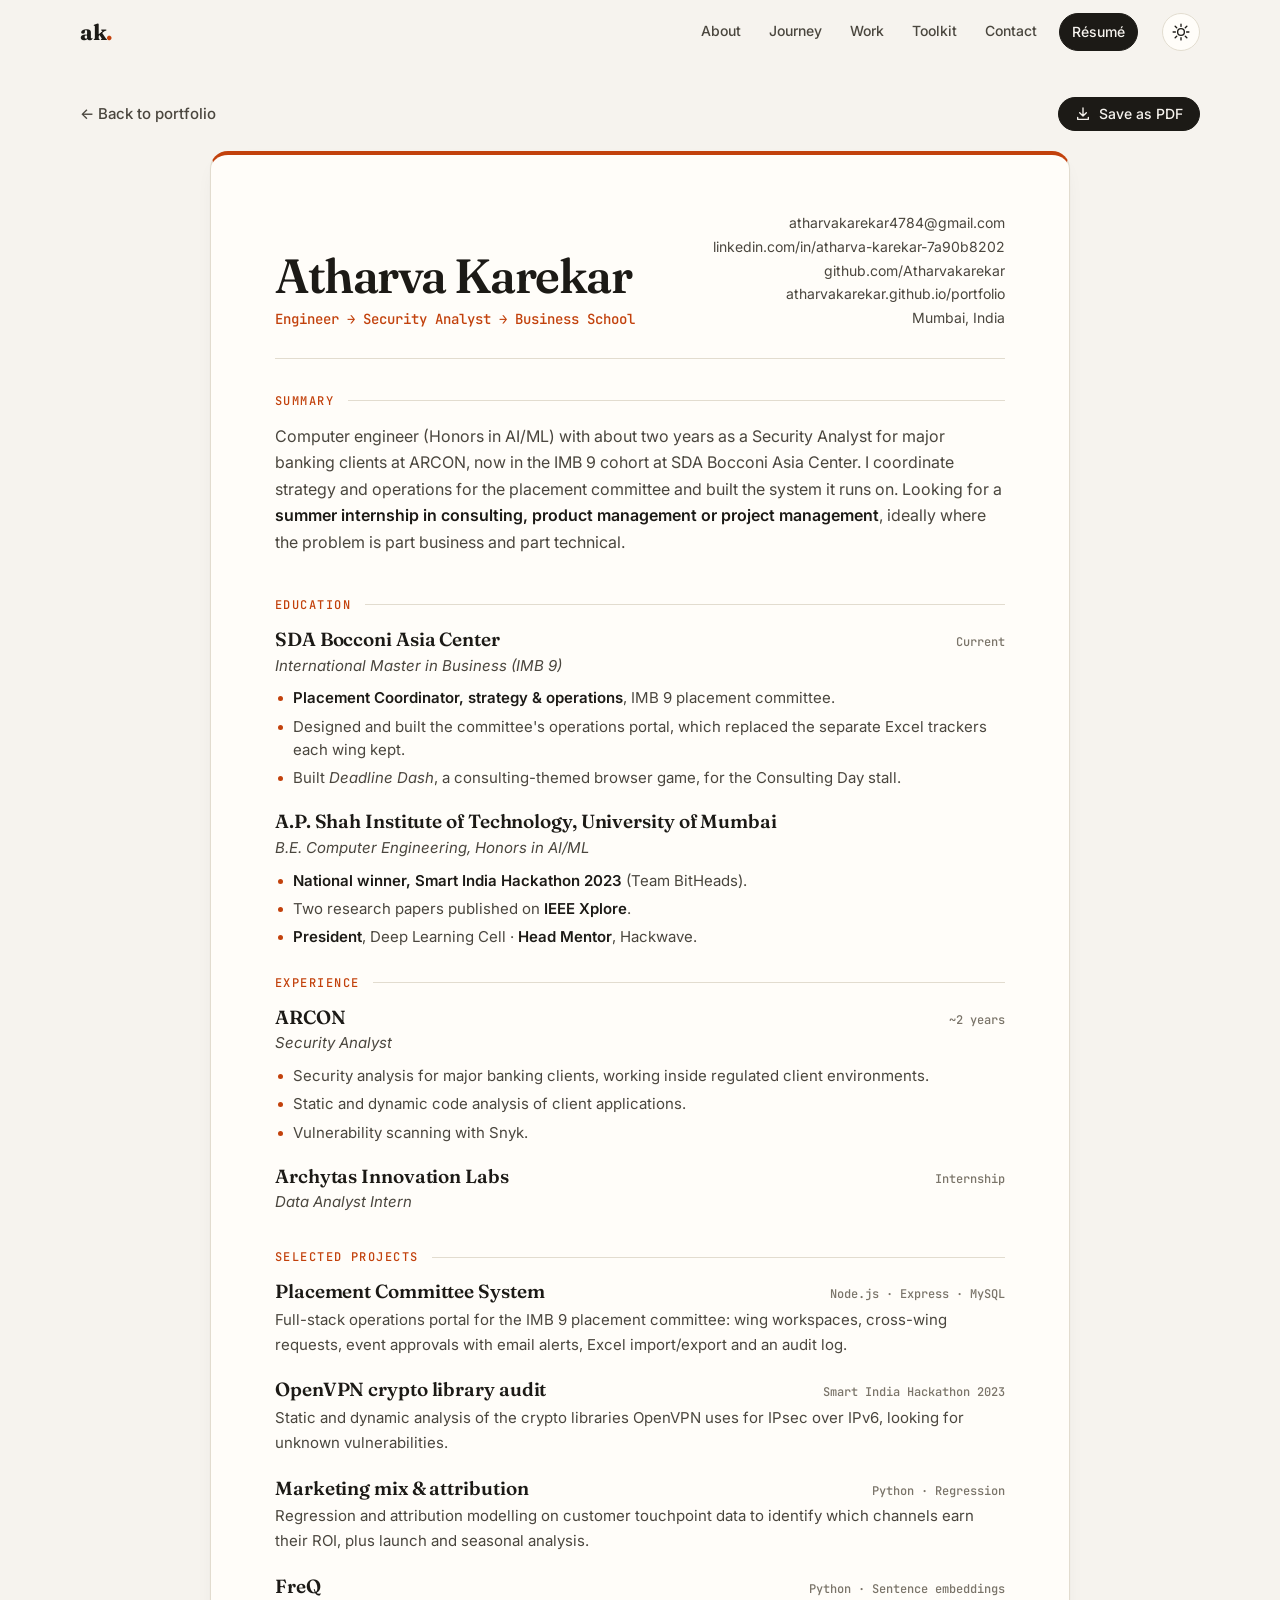
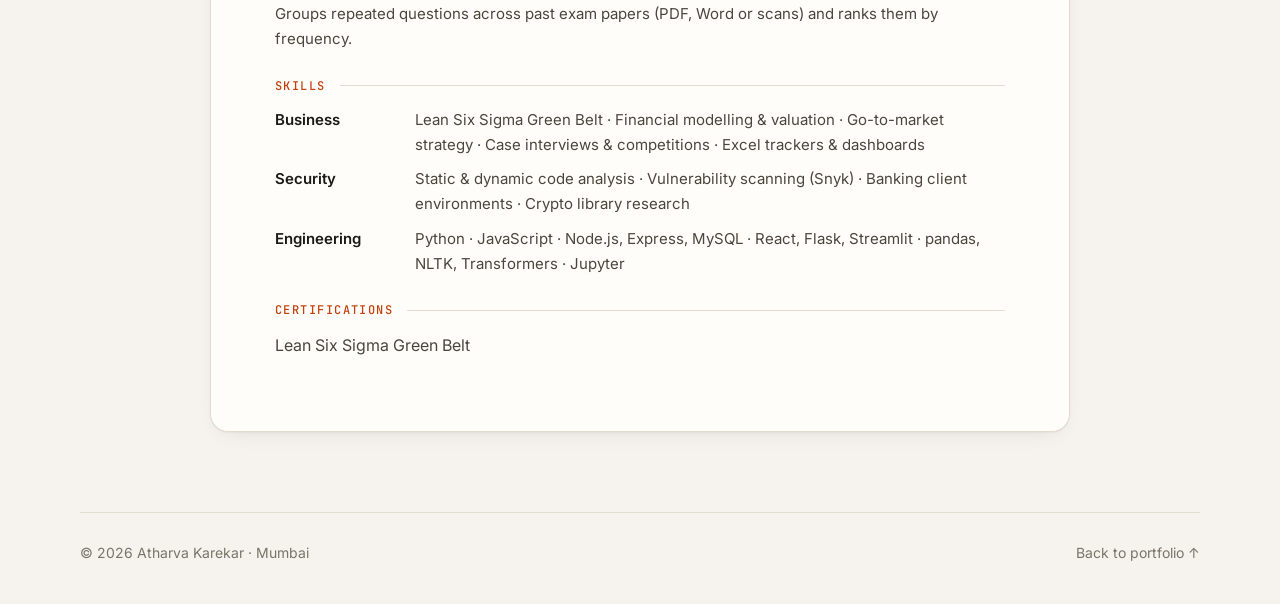
<file: resume.html>
<!DOCTYPE html>
<html lang="en">
<head>
  <meta charset="utf-8">
  <meta name="viewport" content="width=device-width, initial-scale=1">
  <title>Résumé · Atharva Karekar</title>
  <meta name="description" content="Résumé of Atharva Karekar: B.E. Computer Engineering (Honors in AI/ML), Security Analyst at ARCON, IMB 9 at SDA Bocconi Asia Center.">
  <meta name="author" content="Atharva Karekar">
  <meta property="og:type" content="profile">
  <meta property="og:title" content="Résumé · Atharva Karekar">
  <meta property="og:description" content="Engineer → security analyst → business school. Looking for a summer internship in consulting, product or project management.">
  <meta property="og:url" content="https://atharvakarekar.github.io/portfolio/resume.html">
  <meta property="og:image" content="https://atharvakarekar.github.io/portfolio/images/atharva.jpg">

  <link rel="icon" href="favicon.svg" type="image/svg+xml">
  <link rel="preconnect" href="https://fonts.googleapis.com">
  <link rel="preconnect" href="https://fonts.gstatic.com" crossorigin>
  <link href="https://fonts.googleapis.com/css2?family=Fraunces:opsz,wght@9..144,400;9..144,600;9..144,700&family=Inter:wght@400;500;600&family=JetBrains+Mono:wght@400;500&display=swap" rel="stylesheet">
  <link rel="stylesheet" href="css/site.css">
  <link rel="stylesheet" href="css/resume.css">
  <script>
    (function () {
      try {
        var t = localStorage.getItem('theme');
        if (t) document.documentElement.setAttribute('data-theme', t);
      } catch (e) {}
    })();
  </script>
</head>
<body class="resume-page">
  <a class="skip" href="#main">Skip to content</a>

  <header class="nav" id="top">
    <div class="wrap nav__inner">
      <a href="index.html" class="nav__logo" aria-label="Atharva Karekar, home">ak<span>.</span></a>
      <nav aria-label="Primary">
        <ul class="nav__links">
          <li><a href="index.html#about">About</a></li>
          <li><a href="index.html#journey">Journey</a></li>
          <li><a href="index.html#work">Work</a></li>
          <li><a href="index.html#toolkit">Toolkit</a></li>
          <li><a href="index.html#contact">Contact</a></li>
          <li><a href="resume.html" class="nav__cta is-active" aria-current="page">Résumé</a></li>
        </ul>
      </nav>
      <button class="theme-toggle" type="button" aria-label="Toggle dark mode">
        <svg class="i-sun" viewBox="0 0 24 24" aria-hidden="true"><circle cx="12" cy="12" r="4.5"/><path d="M12 1.5v3M12 19.5v3M4.2 4.2l2.1 2.1M17.7 17.7l2.1 2.1M1.5 12h3M19.5 12h3M4.2 19.8l2.1-2.1M17.7 6.3l2.1-2.1"/></svg>
        <svg class="i-moon" viewBox="0 0 24 24" aria-hidden="true"><path d="M20.5 14.5A8.5 8.5 0 0 1 9.5 3.5a8.5 8.5 0 1 0 11 11z"/></svg>
      </button>
    </div>
  </header>

  <div class="wrap toolbar">
    <a class="link-back" href="index.html">← Back to portfolio</a>
    <button class="btn btn--primary btn--sm" type="button" id="print">
      <svg viewBox="0 0 24 24" aria-hidden="true"><path d="M12 3v12m0 0-5-5m5 5 5-5M4 17v3h16v-3"/></svg>
      Save as PDF
    </button>
  </div>

  <main id="main" class="wrap">
    <article class="sheet" aria-label="Résumé">
      <header class="cv-head">
        <div>
          <h1>Atharva Karekar</h1>
          <p class="cv-role">Engineer → Security Analyst → Business School</p>
        </div>
        <ul class="cv-contact">
          <li><a href="mailto:atharvakarekar4784@gmail.com">atharvakarekar4784@gmail.com</a></li>
          <li><a href="https://www.linkedin.com/in/atharva-karekar-7a90b8202/" target="_blank" rel="noopener">linkedin.com/in/atharva-karekar-7a90b8202</a></li>
          <li><a href="https://github.com/Atharvakarekar" target="_blank" rel="noopener">github.com/Atharvakarekar</a></li>
          <li><a href="https://atharvakarekar.github.io/portfolio/">atharvakarekar.github.io/portfolio</a></li>
          <li>Mumbai, India</li>
        </ul>
      </header>

      <section class="cv-section">
        <h2>Summary</h2>
        <p>
          Computer engineer (Honors in AI/ML) with about two years as a Security Analyst for major banking
          clients at ARCON, now in the IMB 9 cohort at SDA Bocconi Asia Center. I coordinate strategy and
          operations for the placement committee and built the system it runs on. Looking for a
          <strong>summer internship in consulting, product management or project management</strong>,
          ideally where the problem is part business and part technical.
        </p>
      </section>

      <section class="cv-section">
        <h2>Education</h2>

        <div class="cv-item">
          <div class="cv-item__head">
            <h3>SDA Bocconi Asia Center</h3>
            <span class="cv-when">Current</span>
          </div>
          <p class="cv-sub">International Master in Business (IMB 9)</p>
          <ul>
            <li><strong>Placement Coordinator, strategy &amp; operations</strong>, IMB 9 placement committee.</li>
            <li>Designed and built the committee's operations portal, which replaced the separate Excel trackers each wing kept.</li>
            <li>Built <em>Deadline Dash</em>, a consulting-themed browser game, for the Consulting Day stall.</li>
          </ul>
        </div>

        <div class="cv-item">
          <div class="cv-item__head">
            <h3>A.P. Shah Institute of Technology, University of Mumbai</h3>
          </div>
          <p class="cv-sub">B.E. Computer Engineering, Honors in AI/ML</p>
          <ul>
            <li><strong>National winner, Smart India Hackathon 2023</strong> (Team BitHeads).</li>
            <li>Two research papers published on <strong>IEEE Xplore</strong>.</li>
            <li><strong>President</strong>, Deep Learning Cell · <strong>Head Mentor</strong>, Hackwave.</li>
          </ul>
        </div>
      </section>

      <section class="cv-section">
        <h2>Experience</h2>

        <div class="cv-item">
          <div class="cv-item__head">
            <h3>ARCON</h3>
            <span class="cv-when">~2 years</span>
          </div>
          <p class="cv-sub">Security Analyst</p>
          <ul>
            <li>Security analysis for major banking clients, working inside regulated client environments.</li>
            <li>Static and dynamic code analysis of client applications.</li>
            <li>Vulnerability scanning with Snyk.</li>
          </ul>
        </div>

        <div class="cv-item">
          <div class="cv-item__head">
            <h3>Archytas Innovation Labs</h3>
            <span class="cv-when">Internship</span>
          </div>
          <p class="cv-sub">Data Analyst Intern</p>
        </div>
      </section>

      <section class="cv-section">
        <h2>Selected projects</h2>

        <div class="cv-item">
          <div class="cv-item__head">
            <h3>Placement Committee System</h3>
            <span class="cv-when">Node.js · Express · MySQL</span>
          </div>
          <p>Full-stack operations portal for the IMB 9 placement committee: wing workspaces, cross-wing requests, event approvals with email alerts, Excel import/export and an audit log.</p>
        </div>

        <div class="cv-item">
          <div class="cv-item__head">
            <h3>OpenVPN crypto library audit</h3>
            <span class="cv-when">Smart India Hackathon 2023</span>
          </div>
          <p>Static and dynamic analysis of the crypto libraries OpenVPN uses for IPsec over IPv6, looking for unknown vulnerabilities.</p>
        </div>

        <div class="cv-item">
          <div class="cv-item__head">
            <h3>Marketing mix &amp; attribution</h3>
            <span class="cv-when">Python · Regression</span>
          </div>
          <p>Regression and attribution modelling on customer touchpoint data to identify which channels earn their ROI, plus launch and seasonal analysis.</p>
        </div>

        <div class="cv-item">
          <div class="cv-item__head">
            <h3>FreQ</h3>
            <span class="cv-when">Python · Sentence embeddings</span>
          </div>
          <p>Groups repeated questions across past exam papers (PDF, Word or scans) and ranks them by frequency.</p>
        </div>
      </section>

      <section class="cv-section cv-skills">
        <h2>Skills</h2>
        <dl>
          <dt>Business</dt>
          <dd>Lean Six Sigma Green Belt · Financial modelling &amp; valuation · Go-to-market strategy · Case interviews &amp; competitions · Excel trackers &amp; dashboards</dd>
          <dt>Security</dt>
          <dd>Static &amp; dynamic code analysis · Vulnerability scanning (Snyk) · Banking client environments · Crypto library research</dd>
          <dt>Engineering</dt>
          <dd>Python · JavaScript · Node.js, Express, MySQL · React, Flask, Streamlit · pandas, NLTK, Transformers · Jupyter</dd>
        </dl>
      </section>

      <section class="cv-section cv-certs">
        <h2>Certifications</h2>
        <p>Lean Six Sigma Green Belt</p>
      </section>
    </article>
  </main>

  <footer class="footer wrap">
    <p>© <span id="year">2026</span> Atharva Karekar · Mumbai</p>
    <p><a href="index.html">Back to portfolio ↑</a></p>
  </footer>

  <script src="js/site.js" defer></script>
  <script>
    document.getElementById('print').addEventListener('click', function () { window.print(); });
  </script>
</body>
</html>
</file>
<file: css/site.css>
/* ---------- Tokens ---------- */
:root {
  --bg: #f6f3ee;
  --bg-2: #efeae2;
  --card: #fffdf9;
  --ink: #1c1a16;
  --ink-2: #4a463e;
  --muted: #7a7469;
  --line: #e2dccf;
  --accent: #c2410c;          /* terracotta */
  --accent-ink: #fff;
  --eng: #2563eb;
  --sec: #059669;
  --biz: #c2410c;
  --shadow: 0 1px 2px rgba(28, 26, 22, .04), 0 8px 24px -12px rgba(28, 26, 22, .12);
  --radius: 14px;
  --serif: "Fraunces", Georgia, "Times New Roman", serif;
  --sans: "Inter", system-ui, -apple-system, "Segoe UI", Roboto, sans-serif;
  --mono: "JetBrains Mono", ui-monospace, SFMono-Regular, Menlo, monospace;
  color-scheme: light;
}

:root[data-theme="dark"] {
  --bg: #14130f;
  --bg-2: #1b1a15;
  --card: #1f1d18;
  --ink: #f1ece2;
  --ink-2: #c9c2b4;
  --muted: #8f887a;
  --line: #2f2c25;
  --accent: #fb923c;
  --accent-ink: #1a0f05;
  --eng: #60a5fa;
  --sec: #34d399;
  --biz: #fb923c;
  --shadow: 0 1px 2px rgba(0, 0, 0, .3), 0 10px 30px -14px rgba(0, 0, 0, .6);
  color-scheme: dark;
}

@media (prefers-color-scheme: dark) {
  :root:not([data-theme="light"]) {
    --bg: #14130f;
    --bg-2: #1b1a15;
    --card: #1f1d18;
    --ink: #f1ece2;
    --ink-2: #c9c2b4;
    --muted: #8f887a;
    --line: #2f2c25;
    --accent: #fb923c;
    --accent-ink: #1a0f05;
    --eng: #60a5fa;
    --sec: #34d399;
    --biz: #fb923c;
    --shadow: 0 1px 2px rgba(0, 0, 0, .3), 0 10px 30px -14px rgba(0, 0, 0, .6);
    color-scheme: dark;
  }
}

/* ---------- Base ---------- */
*, *::before, *::after { box-sizing: border-box; }
html { scroll-behavior: smooth; scroll-padding-top: 80px; -webkit-text-size-adjust: 100%; }
body {
  margin: 0;
  background: var(--bg);
  color: var(--ink);
  font: 400 17px/1.65 var(--sans);
  -webkit-font-smoothing: antialiased;
  transition: background-color .3s, color .3s;
}
img { max-width: 100%; display: block; }
a { color: inherit; }
h1, h2, h3 { margin: 0; line-height: 1.15; }
p { margin: 0 0 1em; }
ul { margin: 0; padding: 0; }
::selection { background: var(--accent); color: var(--accent-ink); }
:focus-visible { outline: 2px solid var(--accent); outline-offset: 3px; border-radius: 4px; }

.wrap { width: min(1120px, 100% - 48px); margin-inline: auto; }

.skip {
  position: absolute; left: -999px; top: 8px; z-index: 100;
  background: var(--ink); color: var(--bg); padding: 8px 14px; border-radius: 8px;
}
.skip:focus { left: 8px; }

/* ---------- Nav ---------- */
.nav {
  position: sticky; top: 0; z-index: 50;
  background: color-mix(in srgb, var(--bg) 82%, transparent);
  backdrop-filter: saturate(1.4) blur(12px);
  -webkit-backdrop-filter: saturate(1.4) blur(12px);
  border-bottom: 1px solid transparent;
  transition: border-color .3s;
}
.nav.is-scrolled { border-bottom-color: var(--line); }
.nav__inner { display: flex; align-items: center; gap: 24px; height: 64px; }
.nav__logo {
  font: 700 22px/1 var(--serif); text-decoration: none; letter-spacing: -.02em;
}
.nav__logo span { color: var(--accent); }
.nav nav { margin-left: auto; }
.nav__links { display: flex; gap: 4px; list-style: none; }
.nav__links a {
  display: block; padding: 6px 12px; border-radius: 999px;
  font-size: 14px; font-weight: 500; color: var(--ink-2); text-decoration: none;
  transition: background .2s, color .2s;
}
.nav__links a:hover, .nav__links a.is-active { background: var(--bg-2); color: var(--ink); }

.theme-toggle {
  width: 38px; height: 38px; border-radius: 50%;
  display: grid; place-items: center;
  border: 1px solid var(--line); background: var(--card); color: var(--ink);
  cursor: pointer; transition: transform .2s;
}
.theme-toggle:hover { transform: rotate(15deg); }
.theme-toggle svg { width: 18px; height: 18px; fill: none; stroke: currentColor; stroke-width: 1.8; stroke-linecap: round; }
.theme-toggle .i-moon { fill: currentColor; stroke: none; }
.theme-toggle .i-moon { display: none; }
:root[data-theme="dark"] .theme-toggle .i-sun { display: none; }
:root[data-theme="dark"] .theme-toggle .i-moon { display: block; }
@media (prefers-color-scheme: dark) {
  :root:not([data-theme="light"]) .theme-toggle .i-sun { display: none; }
  :root:not([data-theme="light"]) .theme-toggle .i-moon { display: block; }
}

/* ---------- Buttons & links ---------- */
.btn {
  display: inline-flex; align-items: center; justify-content: center; gap: 8px;
  padding: 11px 20px; border-radius: 999px;
  border: 1px solid var(--line); background: var(--card); color: var(--ink);
  font: 500 15px/1 var(--sans); text-decoration: none; cursor: pointer;
  transition: transform .15s, box-shadow .2s, background .2s, border-color .2s;
}
.btn:hover { transform: translateY(-1px); box-shadow: var(--shadow); border-color: var(--muted); }
.btn--primary { background: var(--ink); color: var(--bg); border-color: var(--ink); }
.btn--primary:hover { background: var(--accent); border-color: var(--accent); color: var(--accent-ink); }
.btn--sm { padding: 8px 16px; font-size: 14px; }
.btn--lg { padding: 15px 26px; font-size: 16px; }

.link {
  display: inline-block; font-weight: 600; color: var(--accent); text-decoration: none;
  border-bottom: 1px solid currentColor; padding-bottom: 1px;
}
.link:hover { opacity: .8; }

/* ---------- Hero ---------- */
.hero {
  display: grid; grid-template-columns: 1.35fr 1fr; gap: 64px; align-items: center;
  padding: 72px 0 56px;
}
.status {
  display: inline-flex; align-items: center; gap: 10px;
  padding: 6px 14px 6px 12px; border-radius: 999px;
  background: var(--card); border: 1px solid var(--line);
  font-size: 13px; font-weight: 500; color: var(--ink-2); margin-bottom: 28px;
}
.status__dot {
  width: 8px; height: 8px; border-radius: 50%; background: var(--sec);
  box-shadow: 0 0 0 0 color-mix(in srgb, var(--sec) 60%, transparent);
  animation: pulse 2.2s infinite;
}
@keyframes pulse {
  0% { box-shadow: 0 0 0 0 color-mix(in srgb, var(--sec) 55%, transparent); }
  70% { box-shadow: 0 0 0 9px transparent; }
  100% { box-shadow: 0 0 0 0 transparent; }
}
.hero h1 {
  font: 600 clamp(48px, 7.4vw, 88px)/1 var(--serif);
  letter-spacing: -.035em; margin-bottom: 24px;
}
.hero__lede { font-size: clamp(18px, 1.9vw, 21px); color: var(--ink-2); max-width: 36ch; line-height: 1.6; }
.hero__lede em {
  font-style: normal; color: var(--ink); font-weight: 500;
  background: linear-gradient(transparent 62%, color-mix(in srgb, var(--accent) 22%, transparent) 62%);
}
.hero__cta { display: flex; flex-wrap: wrap; gap: 12px; margin: 32px 0 28px; }

.socials { display: flex; flex-wrap: wrap; gap: 8px 20px; list-style: none; }
.socials a {
  display: inline-flex; align-items: center; gap: 8px;
  font-size: 14px; color: var(--muted); text-decoration: none; transition: color .2s;
}
.socials a:hover { color: var(--ink); }
.socials svg { width: 16px; height: 16px; fill: currentColor; }

.hero__photo { margin: 0; position: relative; justify-self: end; width: 100%; max-width: 420px; }
.hero__photo img {
  width: 100%; height: auto; aspect-ratio: 1; object-fit: cover;
  border-radius: 28px 28px 28px 140px;
  box-shadow: var(--shadow);
}
.hero__photo::before {
  content: ""; position: absolute; inset: 18px -18px -18px 18px; z-index: -1;
  border-radius: 28px 28px 28px 140px;
  border: 1.5px solid var(--accent); opacity: .5;
}
.hero__photo figcaption {
  position: absolute; right: 16px; bottom: 16px;
  font: 500 12px/1 var(--mono); padding: 7px 10px; border-radius: 8px;
  background: color-mix(in srgb, var(--card) 85%, transparent); color: var(--ink-2);
  backdrop-filter: blur(6px);
}

/* ---------- Stats ---------- */
.stats {
  display: grid; grid-template-columns: repeat(4, 1fr);
  border-top: 1px solid var(--line); border-bottom: 1px solid var(--line);
}
.stat { padding: 26px 20px; display: flex; flex-direction: column; gap: 4px; }
.stat + .stat { border-left: 1px solid var(--line); }
.stat strong { font: 600 24px/1.2 var(--serif); letter-spacing: -.01em; }
.stat span { font-size: 14px; color: var(--muted); }

/* ---------- Sections ---------- */
.section { padding: 112px 0 0; }
.section__head { margin-bottom: 48px; max-width: 720px; }
.eyebrow {
  font: 500 13px/1 var(--mono); color: var(--accent);
  text-transform: uppercase; letter-spacing: .08em; margin-bottom: 16px;
}
.section h2 { font: 600 clamp(32px, 4.4vw, 50px)/1.1 var(--serif); letter-spacing: -.025em; }
.section__sub { margin: 14px 0 0; color: var(--muted); font-size: 18px; }

/* ---------- About ---------- */
.about { display: grid; grid-template-columns: 1.5fr 1fr; gap: 56px; align-items: start; }
.about__body p { font-size: 18px; color: var(--ink-2); }
.about__body strong { color: var(--ink); font-weight: 600; }
.about__card {
  background: var(--card); border: 1px solid var(--line); border-radius: var(--radius);
  padding: 28px; box-shadow: var(--shadow);
}
.about__card h3 {
  font: 500 12px/1 var(--mono); text-transform: uppercase; letter-spacing: .08em;
  color: var(--muted); margin-bottom: 12px;
}
.about__card p { color: var(--ink-2); font-size: 16px; }
.about__card p + h3 { margin-top: 22px; }
.ticks { list-style: none; margin-bottom: 22px; }
.ticks li { position: relative; padding-left: 26px; font-size: 15px; color: var(--ink-2); margin-bottom: 8px; }
.ticks li::before {
  content: ""; position: absolute; left: 2px; top: 7px; width: 12px; height: 7px;
  border-left: 2px solid var(--accent); border-bottom: 2px solid var(--accent);
  transform: rotate(-45deg);
}

/* ---------- Journey graph ---------- */
.graph { list-style: none; padding: 0; margin: 0; position: relative; }
.commit {
  --c: var(--eng);
  position: relative; display: grid; grid-template-columns: 180px 1fr; gap: 40px;
  padding-bottom: 48px;
}
.commit[data-lane="security"] { --c: var(--sec); }
.commit[data-lane="business"] { --c: var(--biz); }
.commit:last-child { padding-bottom: 0; }

/* rail + node */
.commit::before {
  content: ""; position: absolute; left: 196px; top: 12px; bottom: -12px; width: 2px;
  background: linear-gradient(var(--c), color-mix(in srgb, var(--c) 30%, var(--line)));
}
.commit:last-child::before { display: none; }
.commit::after {
  content: ""; position: absolute; left: 189px; top: 6px;
  width: 16px; height: 16px; border-radius: 50%;
  background: var(--bg); border: 3px solid var(--c);
  box-shadow: 0 0 0 5px var(--bg);
}
.commit:first-child::after { background: var(--c); }

.commit__lane {
  justify-self: end; align-self: start; margin-top: 2px;
  font: 500 13px/1.4 var(--mono); color: var(--c);
  padding: 4px 10px; border-radius: 6px;
  background: color-mix(in srgb, var(--c) 12%, transparent);
}
.commit__lane::before { content: "⎇ "; opacity: .7; }
.commit__body {
  margin-left: 16px;
  background: var(--card); border: 1px solid var(--line); border-radius: var(--radius);
  padding: 26px 28px; box-shadow: var(--shadow);
  border-top: 3px solid var(--c);
}
.commit__meta { margin-bottom: 10px; }
.tag {
  display: inline-block; font: 500 12px/1 var(--mono); padding: 5px 9px; border-radius: 6px;
  background: var(--bg-2); color: var(--ink-2);
}
.tag--now { background: var(--c); color: var(--accent-ink); }
.commit h3 { font: 600 24px/1.2 var(--serif); margin-bottom: 8px; letter-spacing: -.01em; }
.commit__body > p { color: var(--muted); font-size: 16px; }
.commit ul { list-style: none; display: grid; gap: 8px; }
.commit li { position: relative; padding-left: 20px; font-size: 16px; color: var(--ink-2); }
.commit li::before {
  content: ""; position: absolute; left: 2px; top: 10px; width: 6px; height: 6px;
  border-radius: 50%; background: var(--c);
}
.commit li strong { color: var(--ink); font-weight: 600; }
.commit a { color: var(--c); text-underline-offset: 3px; }

/* ---------- Projects ---------- */
.projects { display: grid; grid-template-columns: repeat(2, 1fr); gap: 20px; }
.project {
  display: flex; flex-direction: column;
  background: var(--card); border: 1px solid var(--line); border-radius: var(--radius);
  padding: 28px; box-shadow: var(--shadow);
  transition: transform .25s, border-color .25s;
}
.project:hover { transform: translateY(-3px); border-color: color-mix(in srgb, var(--accent) 45%, var(--line)); }
.project__top {
  display: flex; justify-content: space-between; gap: 12px; flex-wrap: wrap;
  font: 500 12px/1.4 var(--mono); color: var(--muted); text-transform: uppercase; letter-spacing: .06em;
  margin-bottom: 18px;
}
.project__year { color: var(--accent); }
.project h3 { font: 600 26px/1.15 var(--serif); letter-spacing: -.015em; margin-bottom: 12px; }
.project p { color: var(--ink-2); font-size: 16px; flex: 1; }
.chips { display: flex; flex-wrap: wrap; gap: 6px; list-style: none; margin: 6px 0 20px; }
.chips li {
  font: 500 12px/1 var(--mono); padding: 6px 9px; border-radius: 6px;
  background: var(--bg-2); color: var(--ink-2);
}
.project__links { display: flex; flex-wrap: wrap; gap: 18px; align-items: center; }
.project__links a:not(.btn) {
  font-weight: 600; font-size: 15px; text-decoration: none; color: var(--ink);
  border-bottom: 1px solid var(--line); padding-bottom: 2px; transition: border-color .2s, color .2s;
}
.project__links a:not(.btn):hover { color: var(--accent); border-color: var(--accent); }

.project--feature { padding: 36px; }
.project--feature h3 { font-size: 32px; }
.project--game {
  background:
    radial-gradient(120% 90% at 100% 0%, color-mix(in srgb, var(--accent) 16%, transparent), transparent 60%),
    var(--card);
}

.more {
  margin-top: 20px; border: 1px solid var(--line); border-radius: var(--radius);
  background: var(--card); padding: 0 28px;
}
.more summary {
  list-style: none; cursor: pointer; padding: 22px 0;
  display: flex; justify-content: space-between; align-items: center;
  font: 600 18px/1 var(--sans);
}
.more summary::-webkit-details-marker { display: none; }
.more summary span { font: 400 26px/1 var(--sans); color: var(--accent); transition: transform .25s; }
.more[open] summary span { transform: rotate(45deg); }
.more__list {
  list-style: none; display: grid; grid-template-columns: 1fr 1fr; gap: 0 40px;
  border-top: 1px solid var(--line); padding-top: 8px; margin-bottom: 20px;
}
.more__list li {
  display: flex; flex-direction: column; padding: 14px 0; border-bottom: 1px dashed var(--line);
}
.more__list a { font-weight: 600; text-decoration: none; }
.more__list a:hover { color: var(--accent); }
.more__list span { font-size: 14px; color: var(--muted); }
.more > .link { margin-bottom: 26px; }

/* ---------- Toolkit ---------- */
.toolkit { display: grid; grid-template-columns: repeat(3, 1fr); gap: 20px; }
.kit {
  --c: var(--eng);
  background: var(--card); border: 1px solid var(--line); border-radius: var(--radius);
  padding: 28px; box-shadow: var(--shadow);
}
.kit[data-lane="security"] { --c: var(--sec); }
.kit[data-lane="business"] { --c: var(--biz); }
.kit h3 {
  display: flex; align-items: center; gap: 10px;
  font: 600 22px/1.2 var(--serif); margin-bottom: 18px;
}
.kit .dot { width: 12px; height: 12px; border-radius: 50%; background: var(--c); box-shadow: 0 0 0 4px color-mix(in srgb, var(--c) 18%, transparent); }
.kit ul { list-style: none; }
.kit li { padding: 10px 0; border-top: 1px solid var(--line); color: var(--ink-2); font-size: 15px; }

/* ---------- Contact ---------- */
.contact { text-align: center; padding-bottom: 40px; }
.contact h2 { font-size: clamp(44px, 7vw, 80px); margin-bottom: 18px; }
.contact__lede { max-width: 52ch; margin: 0 auto 32px; color: var(--ink-2); font-size: 18px; }
.contact__actions { display: flex; flex-wrap: wrap; justify-content: center; gap: 12px; margin-bottom: 24px; }
.contact__aside { color: var(--muted); font-size: 15px; }
.contact__aside a { color: var(--accent); text-underline-offset: 3px; }

/* ---------- Footer ---------- */
.footer {
  display: flex; justify-content: space-between; flex-wrap: wrap; gap: 12px;
  margin-top: 80px; padding: 28px 0 40px; border-top: 1px solid var(--line);
  font-size: 14px; color: var(--muted);
}
.footer p { margin: 0; }
.footer a { text-decoration: none; }
.footer a:hover { color: var(--ink); }

/* ---------- Reveal on scroll ---------- */
.js .reveal { opacity: 0; transform: translateY(18px); transition: opacity .7s ease, transform .7s ease; }
.js .reveal.is-in { opacity: 1; transform: none; }

@media (prefers-reduced-motion: reduce) {
  html { scroll-behavior: auto; }
  *, *::before, *::after { animation: none !important; transition: none !important; }
  .js .reveal { opacity: 1; transform: none; }
}

/* ---------- Responsive ---------- */
@media (max-width: 960px) {
  .hero { grid-template-columns: 1fr; gap: 40px; padding-top: 48px; }
  .hero__photo { justify-self: start; max-width: 300px; order: -1; }
  .stats { grid-template-columns: repeat(2, 1fr); }
  .stat:nth-child(3) { border-left: 0; }
  .stat:nth-child(n+3) { border-top: 1px solid var(--line); }
  .about { grid-template-columns: 1fr; gap: 32px; }
  .projects { grid-template-columns: 1fr; }
  .toolkit { grid-template-columns: 1fr; }
}

@media (max-width: 760px) {
  body { font-size: 16px; }
  .wrap { width: min(1120px, 100% - 36px); }
  .nav__links { display: none; }
  .nav nav { margin-left: auto; }
  .section { padding-top: 80px; }
  .commit { grid-template-columns: 1fr; gap: 10px; padding-left: 32px; }
  .commit::before { left: 7px; top: 14px; }
  .commit::after { left: 0; top: 4px; }
  .commit__lane { justify-self: start; }
  .commit__body { margin-left: 0; padding: 22px; }
  .project, .project--feature { padding: 24px; }
  .project--feature h3 { font-size: 28px; }
  .more { padding: 0 20px; }
  .more__list { grid-template-columns: 1fr; }
  .hero__photo img, .hero__photo::before { border-radius: 24px 24px 24px 96px; }
}

@media (max-width: 420px) {
  .stats { grid-template-columns: 1fr; }
  .stat + .stat { border-left: 0; border-top: 1px solid var(--line); }
  .contact__actions .btn--lg { width: 100%; font-size: 15px; }
}

/* Nav call-to-action (Résumé) */
.nav__links a.nav__cta { border: 1px solid var(--line); color: var(--ink); margin-left: 6px; }
.nav__links a.nav__cta:hover, .nav__links a.nav__cta.is-active { background: var(--ink); color: var(--bg); border-color: var(--ink); }
</file>
<file: css/resume.css>
/* ---------- Résumé page ---------- */
.toolbar {
  display: flex; justify-content: space-between; align-items: center; gap: 16px;
  padding: 32px 0 20px;
}
.link-back { font-size: 15px; font-weight: 500; color: var(--ink-2); text-decoration: none; }
.link-back:hover { color: var(--accent); }
.toolbar .btn svg { width: 16px; height: 16px; fill: none; stroke: currentColor; stroke-width: 2; stroke-linecap: round; stroke-linejoin: round; }

.sheet {
  max-width: 860px; margin: 0 auto;
  background: var(--card); border: 1px solid var(--line); border-radius: 18px;
  box-shadow: var(--shadow);
  padding: 56px 64px;
  border-top: 4px solid var(--accent);
}

.cv-head {
  display: grid; grid-template-columns: 1fr auto; gap: 24px 40px; align-items: end;
  padding-bottom: 28px; margin-bottom: 8px; border-bottom: 1px solid var(--line);
}
.cv-head h1 { font: 600 clamp(36px, 5vw, 48px)/1 var(--serif); letter-spacing: -.03em; margin-bottom: 10px; }
.cv-role { margin: 0; font: 500 14px/1.4 var(--mono); color: var(--accent); }
.cv-contact { list-style: none; text-align: right; font-size: 14px; color: var(--ink-2); line-height: 1.7; }
.cv-contact a { text-decoration: none; }
.cv-contact a:hover { color: var(--accent); }

.cv-section { padding-top: 28px; }
.cv-section h2 {
  display: flex; align-items: center; gap: 14px;
  font: 500 12px/1 var(--mono); text-transform: uppercase; letter-spacing: .12em;
  color: var(--accent); margin-bottom: 16px;
}
.cv-section h2::after { content: ""; flex: 1; height: 1px; background: var(--line); }
.cv-section > p { color: var(--ink-2); font-size: 16px; }
.cv-section strong { color: var(--ink); font-weight: 600; }

.cv-item { margin-bottom: 20px; }
.cv-item:last-child { margin-bottom: 0; }
.cv-item__head { display: flex; justify-content: space-between; align-items: baseline; gap: 6px 16px; flex-wrap: wrap; }
.cv-item h3 { font: 600 19px/1.3 var(--serif); letter-spacing: -.005em; }
.cv-when { font: 500 12px/1.4 var(--mono); color: var(--muted); white-space: nowrap; }
.cv-sub { margin: 2px 0 8px; font-style: italic; color: var(--ink-2); font-size: 15px; }
.cv-item > p:not(.cv-sub) { margin: 4px 0 0; color: var(--ink-2); font-size: 15px; }
.cv-item ul { list-style: none; display: grid; gap: 5px; }
.cv-item li { position: relative; padding-left: 18px; font-size: 15px; color: var(--ink-2); line-height: 1.55; }
.cv-item li::before { content: ""; position: absolute; left: 3px; top: 10px; width: 5px; height: 5px; border-radius: 50%; background: var(--accent); }

.cv-skills dl { display: grid; grid-template-columns: 120px 1fr; gap: 10px 20px; margin: 0; }
.cv-skills dt { font-weight: 600; font-size: 15px; }
.cv-skills dd { margin: 0; font-size: 15px; color: var(--ink-2); }

@media (max-width: 760px) {
  .sheet { padding: 32px 22px; border-radius: 14px; }
  .cv-head { grid-template-columns: 1fr; }
  .cv-contact { text-align: left; }
  .cv-skills dl { grid-template-columns: 1fr; gap: 2px; }
  .cv-skills dd { margin-bottom: 10px; }
}

/* ---------- Print / Save as PDF ---------- */
@page { size: A4; margin: 11mm 14mm; }

@media print {
  :root, :root[data-theme="dark"] {
    --bg: #fff; --bg-2: #f3f3f3; --card: #fff; --ink: #111; --ink-2: #333; --muted: #666;
    --line: #d8d8d8; --accent: #b23a0a; --shadow: none;
    color-scheme: light;
  }
  html, body { background: #fff !important; }
  body { font-size: 10pt; line-height: 1.45; }
  .nav, .toolbar, .footer, .skip { display: none !important; }
  .wrap { width: auto; }
  .sheet { max-width: none; border: 0; border-radius: 0; padding: 0; box-shadow: none; border-top: 0; }
  .js .reveal { opacity: 1 !important; transform: none !important; }

  .cv-head { padding-bottom: 12pt; grid-template-columns: 1fr auto; }
  .cv-head h1 { font-size: 26pt; margin-bottom: 4pt; }
  .cv-role { font-size: 9pt; }
  .cv-contact { font-size: 8.5pt; line-height: 1.5; text-align: right; }
  .cv-section { padding-top: 12pt; break-inside: auto; }
  .cv-section h2 { font-size: 8pt; margin-bottom: 7pt; }
  .cv-section > p, .cv-item li, .cv-item > p:not(.cv-sub), .cv-skills dt, .cv-skills dd { font-size: 9.2pt; }
  .cv-item { margin-bottom: 9pt; break-inside: avoid; }
  .cv-item h3 { font-size: 11.5pt; }
  .cv-sub { font-size: 9.5pt; margin-bottom: 4pt; }
  .cv-when { font-size: 8pt; }
  .cv-item li::before { top: 6pt; }
  .cv-skills dl { grid-template-columns: 85pt 1fr; gap: 4pt 12pt; }
  a { text-decoration: none; color: inherit; }
  body { line-height: 1.38; }
  .cv-certs { display: none; }
  .cv-section { padding-top: 8pt; }
  .cv-section h2 { margin-bottom: 5pt; }
  .cv-sub { margin: 0 0 2pt; }
  .cv-section > p { margin-bottom: 0; }
  .cv-item { margin-bottom: 7pt; }
  .cv-item ul { gap: 1.5pt; }
  .cv-item li { line-height: 1.4; }
  .cv-head { padding-bottom: 9pt; }
}
</file>
